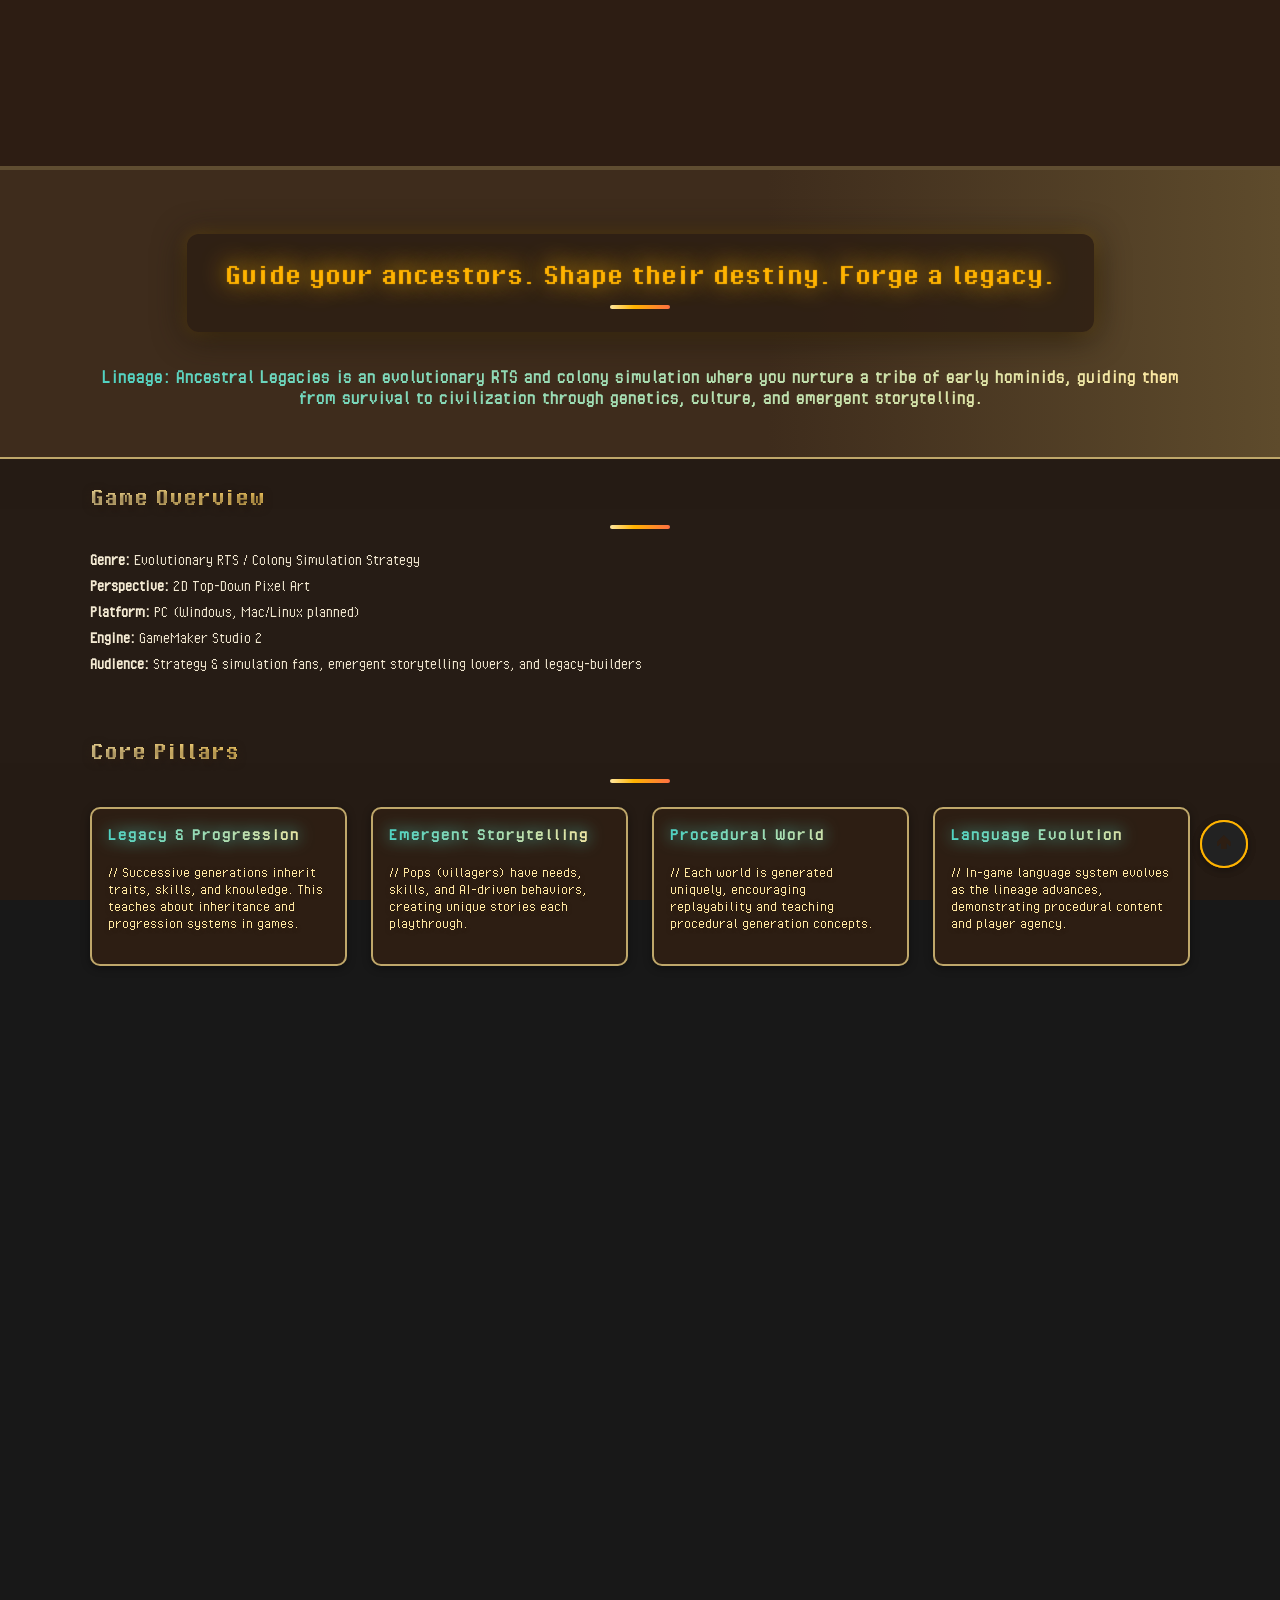
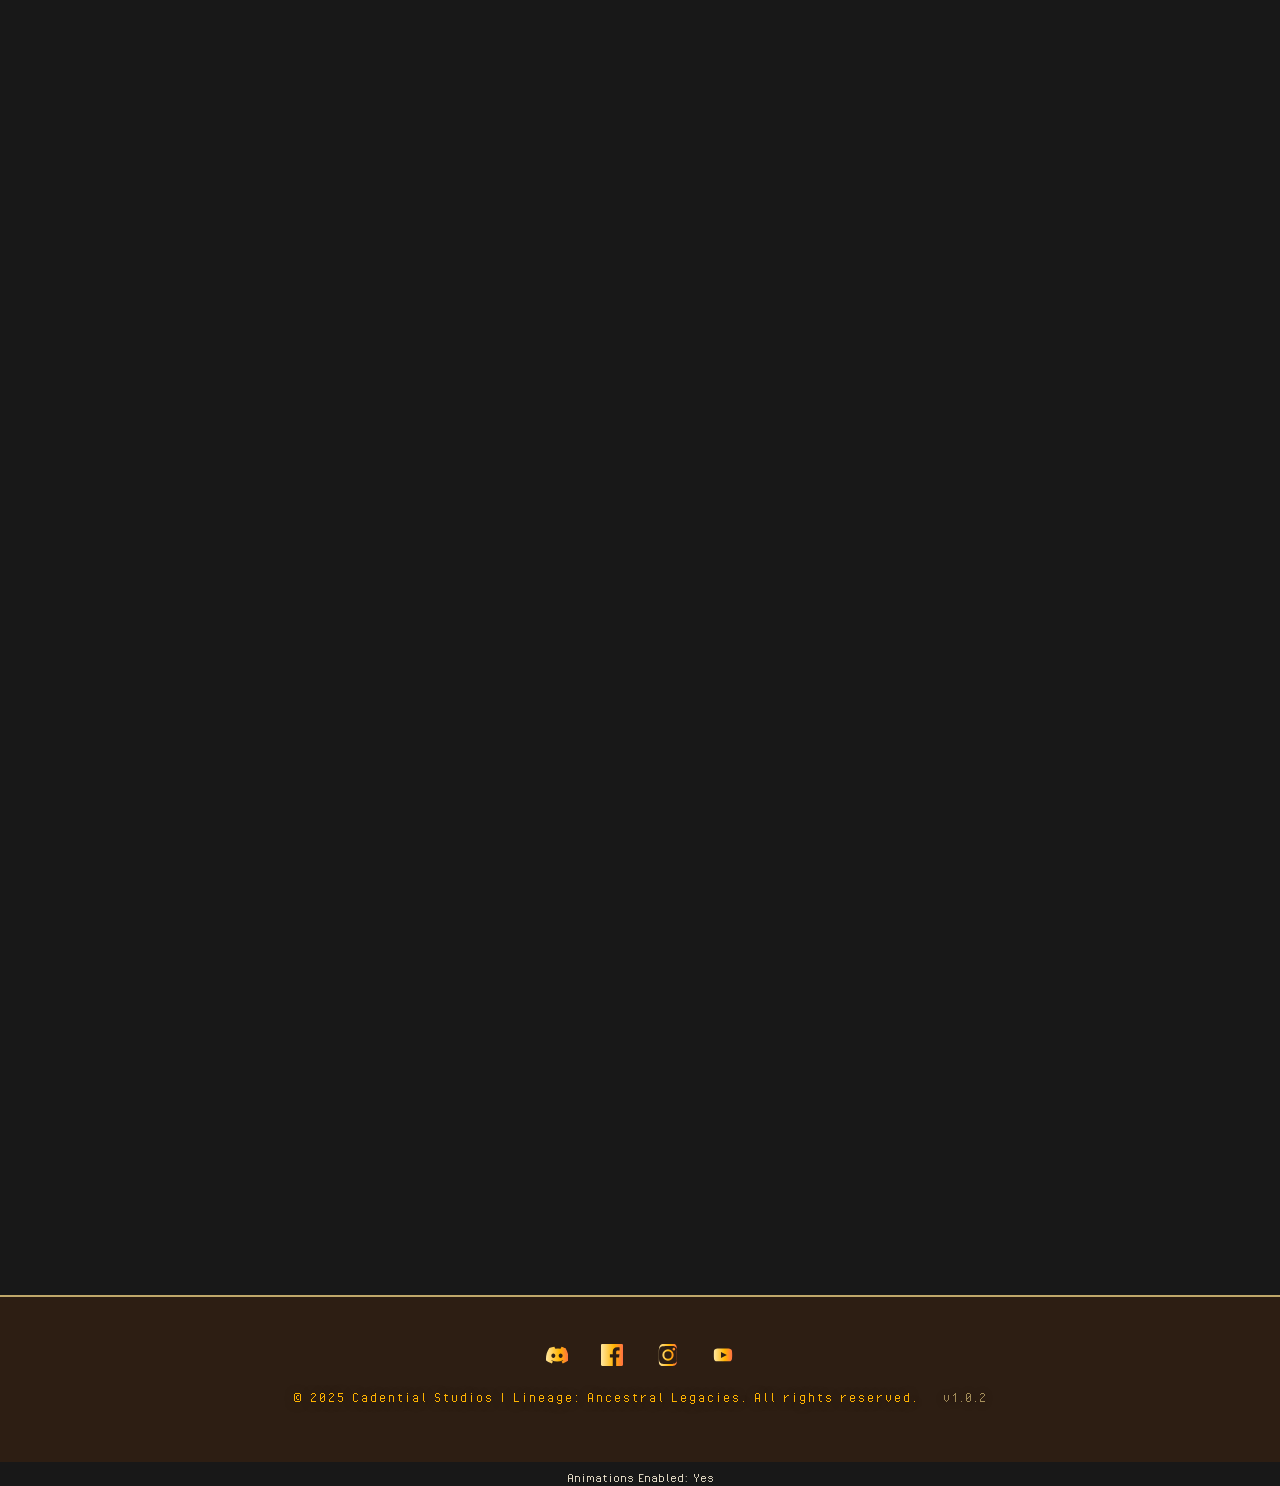
<file: index.html>
<!DOCTYPE html>
<html lang="en">
<head>
    <meta charset="UTF-8">
    <meta name="viewport" content="width=device-width, initial-scale=1.0">
    <title>Lineage: Ancestral Legacies</title>
    <link rel="icon" type="image/x-icon" href="icon.ico">
    <link rel="stylesheet" href="style.css">
    <!-- All fonts are now loaded from the local fonts folder only. Removed Google Fonts. -->
    <!--
      @font-face rules in style.css load PixelOperator, PixelOperator-Bold, PixelOperatorMono, and PixelOperatorMono-Bold from /fonts/.
      No external fonts are used for consistency and offline support.
    -->
</head>
<body>
    <header></header>

    <main>
        <section id="hero">
            <div class="container">
                <h2>Guide your ancestors. Shape their destiny. Forge a legacy.</h2>
                <p class="elevator-pitch">Lineage: Ancestral Legacies is an evolutionary RTS and colony simulation where you nurture a tribe of early hominids, guiding them from survival to civilization through genetics, culture, and emergent storytelling.</p>
            </div>
        </section>
        <section id="overview">
            <div class="container">
                <h2>Game Overview</h2>
                <ul class="game-info">
                    <li><strong>Genre:</strong> Evolutionary RTS / Colony Simulation Strategy</li>
                    <li><strong>Perspective:</strong> 2D Top-Down Pixel Art</li>
                    <li><strong>Platform:</strong> PC (Windows, Mac/Linux planned)</li>
                    <li><strong>Engine:</strong> GameMaker Studio 2</li>
                    <li><strong>Audience:</strong> Strategy & simulation fans, emergent storytelling lovers, and legacy-builders</li>
                </ul>
            </div>
        </section>
        <section id="pillars">
            <div class="container">
                <h2>Core Pillars</h2>
                <div class="pillars">
                    <div class="pillar">
                        <h3>Legacy & Progression</h3>
                        <p>// Successive generations inherit traits, skills, and knowledge. This teaches about inheritance and progression systems in games.</p>
                    </div>
                    <div class="pillar">
                        <h3>Emergent Storytelling</h3>
                        <p>// Pops (villagers) have needs, skills, and AI-driven behaviors, creating unique stories each playthrough.</p>
                    </div>
                    <div class="pillar">
                        <h3>Procedural World</h3>
                        <p>// Each world is generated uniquely, encouraging replayability and teaching procedural generation concepts.</p>
                    </div>
                    <div class="pillar">
                        <h3>Language Evolution</h3>
                        <p>// In-game language system evolves as the lineage advances, demonstrating procedural content and player agency.</p>
                    </div>
                </div>
            </div>
        </section>
        <section id="features-summary">
            <div class="container">
                <h2>Key Features</h2>
                <ul class="features-list">
                    <li><strong>Procedural World Generation:</strong> // Generates a unique world each playthrough for replayability.</li>
                    <li><strong>Dynamic Pop System:</strong> // Pops (villagers) have needs, skills, and AI-driven behaviors.</li>
                    <li><strong>Resource Management:</strong> // Players gather, store, and use resources to grow their lineage.</li>
                    <li><strong>Legacy Progression:</strong> // Successive generations inherit traits and skills, teaching about inheritance in games.</li>
                    <li><strong>Language Evolution:</strong> // In-game language system evolves as the lineage advances.</li>
                    <li><strong>Event System:</strong> // Random and scripted events challenge the player and add variety.</li>
                </ul>
            </div>
        </section>
        <section id="gameplay-summary">
            <div class="container">
                <h2>Gameplay Loop</h2>
                <ul class="game-info">
                    <li><strong>Core Loop:</strong> // Gather, build, survive, and progress your lineage.</li>
                    <li><strong>AI Pops:</strong> // Pops act autonomously, teaching about AI in games.</li>
                    <li><strong>Building System:</strong> // Players place and upgrade structures for their tribe.</li>
                    <li><strong>Seasons & Events:</strong> // Dynamic world events affect strategy and planning.</li>
                    <li><strong>Exploration:</strong> // Discover new biomes and resources, encouraging curiosity.</li>
                </ul>
            </div>
        </section>
        <section id="progression-summary">
            <div class="container">
                <h2>Progression</h2>
                <ul class="progression-list">
                    <li><strong>Generational Legacy:</strong> // Each generation inherits traits, skills, and knowledge.</li>
                    <li><strong>Skill Trees:</strong> // Unlock new abilities and technologies over time.</li>
                    <li><strong>Milestones:</strong> // Achieve goals to advance your lineage and unlock rewards.</li>
                    <li><strong>Difficulty Scaling:</strong> // The game becomes more challenging as you progress, teaching about balancing.</li>
                </ul>
            </div>
        </section>
        <section id="language-summary">
            <div class="container">
                <h2>Language System</h2>
                <div id="language-demo">
                    <h3>Proto-Language System</h3>
                    <ul id="proto-words-list">
                        <li><strong>Word Creation:</strong> // Pops invent words for new concepts, showing procedural content generation.</li>
                        <li><strong>Language Spread:</strong> // Words spread through the population, simulating real-world language evolution.</li>
                        <li><strong>Player Influence:</strong> // Players can influence language by naming things, teaching about player agency.</li>
                    </ul>
                </div>
            </div>
        </section>
        <section id="roadmap-summary">
            <div class="container">
                <h2>Roadmap</h2>
                <ul class="roadmap-list">
                    <li><strong>Alpha Release:</strong> // Core systems implemented, feedback phase begins.</li>
                    <li><strong>Beta Release:</strong> // More features, polish, and bug fixes.</li>
                    <li><strong>Full Release:</strong> // Complete game with all planned content and systems.</li>
                    <li><strong>Post-Launch:</strong> // Ongoing updates, community-driven features, and support.</li>
                </ul>
            </div>
        </section>
        <section id="contact-summary">
            <div class="container">
                <h2>Contact</h2>
                <form class="contact-form" method="POST" enctype="multipart/form-data" autocomplete="on">
                    <!-- The action is now handled by JS for AJAX submission. -->
                    <label for="name">Name</label>
                    <input type="text" id="name" name="name" required>
                    <label for="email">Email</label>
                    <input type="email" id="email" name="email" required>
                    <label for="message">Message</label>
                    <textarea id="message" name="message" rows="5" required></textarea>
                    <button type="submit">Send</button>
                </form>
                <!-- Thank you message will be injected here by JS -->
            </div>
        </section>
    </main>
    <!--
        The main page now shows a summary of all sections for easy overview and navigation.
        Each section is commented for learning, and links to full details are in the nav bar.
    -->
    <footer>
        <div class="container">
            <div class="social-row">
                <a href="https://discord.gg/" class="social-btn" title="Discord" target="_blank" rel="noopener">
                    <svg viewBox="0 0 24 24" class="social-icon"><defs><linearGradient id="grad1" x1="0%" y1="0%" x2="100%" y2="0%"><stop offset="0%" stop-color="#ffe7a0"/><stop offset="60%" stop-color="#ffb300"/><stop offset="100%" stop-color="#ff7043"/></linearGradient></defs><path fill="url(#grad1)" d="M20.317 4.369A19.791 19.791 0 0 0 16.885 3.1a.074.074 0 0 0-.079.037c-.34.607-.719 1.396-.984 2.013a18.524 18.524 0 0 0-5.59 0 12.51 12.51 0 0 0-.995-2.013.077.077 0 0 0-.079-.037A19.736 19.736 0 0 0 3.677 4.369a.069.069 0 0 0-.032.027C.533 9.09-.32 13.579.099 18.021a.082.082 0 0 0 .031.056c2.104 1.548 4.13 2.489 6.122 3.115a.077.077 0 0 0 .084-.027c.472-.65.893-1.34 1.248-2.066a.076.076 0 0 0-.041-.104c-.671-.253-1.31-.558-1.927-.892a.077.077 0 0 1-.008-.128c.13-.098.26-.2.384-.304a.074.074 0 0 1 .077-.01c4.053 1.852 8.428 1.852 12.444 0a.075.075 0 0 1 .078.009c.124.104.254.206.384.304a.077.077 0 0 1-.006.128 12.298 12.298 0 0 1-1.928.892.076.076 0 0 0-.04.105c.36.726.78 1.416 1.247 2.066a.076.076 0 0 0 .084.028c1.993-.626 4.019-1.567 6.123-3.115a.077.077 0 0 0 .03-.055c.5-5.177-.838-9.637-3.285-13.625a.061.061 0 0 0-.03-.028zM8.02 15.331c-1.183 0-2.157-1.085-2.157-2.419 0-1.333.955-2.418 2.157-2.418 1.21 0 2.175 1.094 2.157 2.418 0 1.334-.955 2.419-2.157 2.419zm7.974 0c-1.183 0-2.157-1.085-2.157-2.419 0-1.333.955-2.418 2.157-2.418 1.21 0 2.175 1.094 2.157 2.418 0 1.334-.947 2.419-2.157 2.419z"/></svg>
                </a>
                <a href="https://facebook.com/" class="social-btn" title="Facebook" target="_blank" rel="noopener">
                    <svg viewBox="0 0 24 24" class="social-icon"><defs><linearGradient id="gradfb" x1="0%" y1="0%" x2="100%" y2="0%"><stop offset="0%" stop-color="#ffe7a0"/><stop offset="60%" stop-color="#ffb300"/><stop offset="100%" stop-color="#ff7043"/></linearGradient></defs><path fill="url(#gradfb)" d="M22.675 0h-21.35C.595 0 0 .592 0 1.326v21.348C0 23.408.595 24 1.325 24h11.495v-9.294H9.692v-3.622h3.128V8.413c0-3.1 1.893-4.788 4.659-4.788 1.325 0 2.463.099 2.797.143v3.24l-1.918.001c-1.504 0-1.797.715-1.797 1.763v2.313h3.587l-.467 3.622h-3.12V24h6.116C23.406 24 24 23.408 24 22.674V1.326C24 .592 23.406 0 22.675 0"/></svg>
                </a>
                <a href="https://instagram.com/" class="social-btn" title="Instagram" target="_blank" rel="noopener">
                    <svg viewBox="0 0 24 24" class="social-icon"><defs><linearGradient id="gradig" x1="0%" y1="0%" x2="100%" y2="0%"><stop offset="0%" stop-color="#ffe7a0"/><stop offset="60%" stop-color="#ffb300"/><stop offset="100%" stop-color="#ff7043"/></linearGradient></defs><path fill="url(#gradig)" d="M12 2.163c3.204 0 3.584.012 4.85.07 1.366.062 2.633.334 3.608 1.308.974.974 1.246 2.242 1.308 3.608.058 1.266.069 1.646.069 4.85s-.012 3.584-.07 4.85c-.062 1.366-.334 2.633-1.308 3.608-.974.974-2.242 1.246-3.608 1.308-1.266.058-1.646.069-4.85.069s-3.584-.012-4.85-.07c-1.366-.062-2.633-.334-3.608-1.308-.974-.974-1.246-2.242-1.308-3.608C2.175 15.647 2.163 15.267 2.163 12s.012-3.584.07-4.85c.058-1.366.291-2.394 1.271-3.374.98-.98 2.092-1.213 3.374-1.271C8.416 2.175 8.796 2.163 12 2.163zm0-2.163C8.741 0 8.332.014 7.052.072 5.771.13 4.659.363 3.678 1.344c-.98.98-1.213 2.092-1.271 3.374C2.014 5.741 2 6.151 2 12c0 5.849.014 6.259.072 7.539.058 1.282.291 2.394 1.271 3.374.98.98 2.092 1.213 3.374 1.271C8.259 23.986 8.669 24 12 24s3.741-.014 4.921-.072c1.282-.058 2.394-.291 3.374-1.271.98-.98 1.213-2.092 1.271-3.374.058-1.28.072-1.69.072-7.539 0-5.849-.014-6.259-.072-7.539-.058-1.282-.291-2.394-1.271-3.374-.98-.98-2.092-1.213-3.374-1.271C15.259.014 14.849 0 12 0zm0 5.838a6.162 6.162 0 1 0 0 12.324 6.162 6.162 0 0 0 0-12.324zm0 10.162a3.999 3.999 0 1 1 0-7.998 3.999 3.999 0 0 1 0 7.998zm6.406-11.845a1.44 1.44 0 1 0 0 2.88 1.44 1.44 0 0 0 0-2.88z"/></svg>
                </a>
                <a href="https://youtube.com/" class="social-btn" title="YouTube" target="_blank" rel="noopener">
                    <svg viewBox="0 0 24 24" class="social-icon"><defs><linearGradient id="grad3" x1="0%" y1="0%" x2="100%" y2="0%"><stop offset="0%" stop-color="#ffe7a0"/><stop offset="60%" stop-color="#ffb300"/><stop offset="100%" stop-color="#ff7043"/></linearGradient></defs><path fill="url(#grad3)" d="M21.8 8.001s-.2-1.4-.8-2c-.7-.8-1.5-.8-1.9-.9C16.1 5 12 5 12 5h-.1s-4.1 0-7.1.1c-.4 0-1.2.1-1.9.9-.6.6-.8 2-.8 2S2 9.6 2 11.2v1.6c0 1.6.2 3.2.2 3.2s.2 1.4.8 2c.7.8 1.7.8 2.1.9 1.5.1 6.9.1 6.9.1s4.1 0 7.1-.1c.4 0 1.2-.1 1.9-.9.6-.6.8-2 .8-2s.2-1.6.2-3.2v-1.6c0-1.6-.2-3.2-.2-3.2zM9.8 15.3V8.7l6.4 3.3-6.4 3.3z"/></svg>
                </a>
            </div>
            <p>&copy; 2025 Cadential Studios | Lineage: Ancestral Legacies. All rights reserved. <span id="site-version" class="site-version"></span></p>
        </div>
    </footer>
    <button id="back-to-top" title="Back to top" aria-label="Back to top">
        <span class="back-to-top-arrow">&#8593;</span>
    </button>
    <script src="script.js"></script>
    <script>
    // Redirect subdomains to their respective pages for clean subdomain navigation
    // This allows features.lineagegame.com to go directly to features.html, etc.
    const subdomainMap = {
        'features': 'features.html',
        'gameplay': 'gameplay.html',
        'progression': 'progression.html',
        'language': 'language.html',
        'roadmap': 'roadmap.html'
    };
    const hostParts = window.location.hostname.split('.');
    // Only redirect if on a subdomain (not www or root)
    if (hostParts.length > 2) {
        const sub = hostParts[0].toLowerCase();
        if (subdomainMap[sub]) {
            // Use relative path for GitHub Pages compatibility
            window.location.href = '/' + subdomainMap[sub];
        }
    }

    // Inject version number and animationsEnabled from site-variables.json into the footer
    fetch('site-variables.json')
        .then(response => response.json())
        .then(data => {
            const version = data.websiteVersion;
            document.getElementById('site-version').innerText = `v${version}`;
            // Show animationsEnabled status at the bottom of the page
            let animStatus = document.getElementById('animations-status');
            if (!animStatus) {
                animStatus = document.createElement('div');
                animStatus.id = 'animations-status';
                animStatus.style.textAlign = 'center';
                animStatus.style.fontSize = '0.9em';
                animStatus.style.margin = '8px 0 0 0';
                document.body.appendChild(animStatus);
            }
            animStatus.innerText = `Animations Enabled: ${data.animationsEnabled ? 'Yes' : 'No'}`;
        })
        .catch(error => {
            console.error('Error loading site variables:', error);
            document.getElementById('site-version').innerText = '';
        });
    </script>
</body>
</html>
</file>
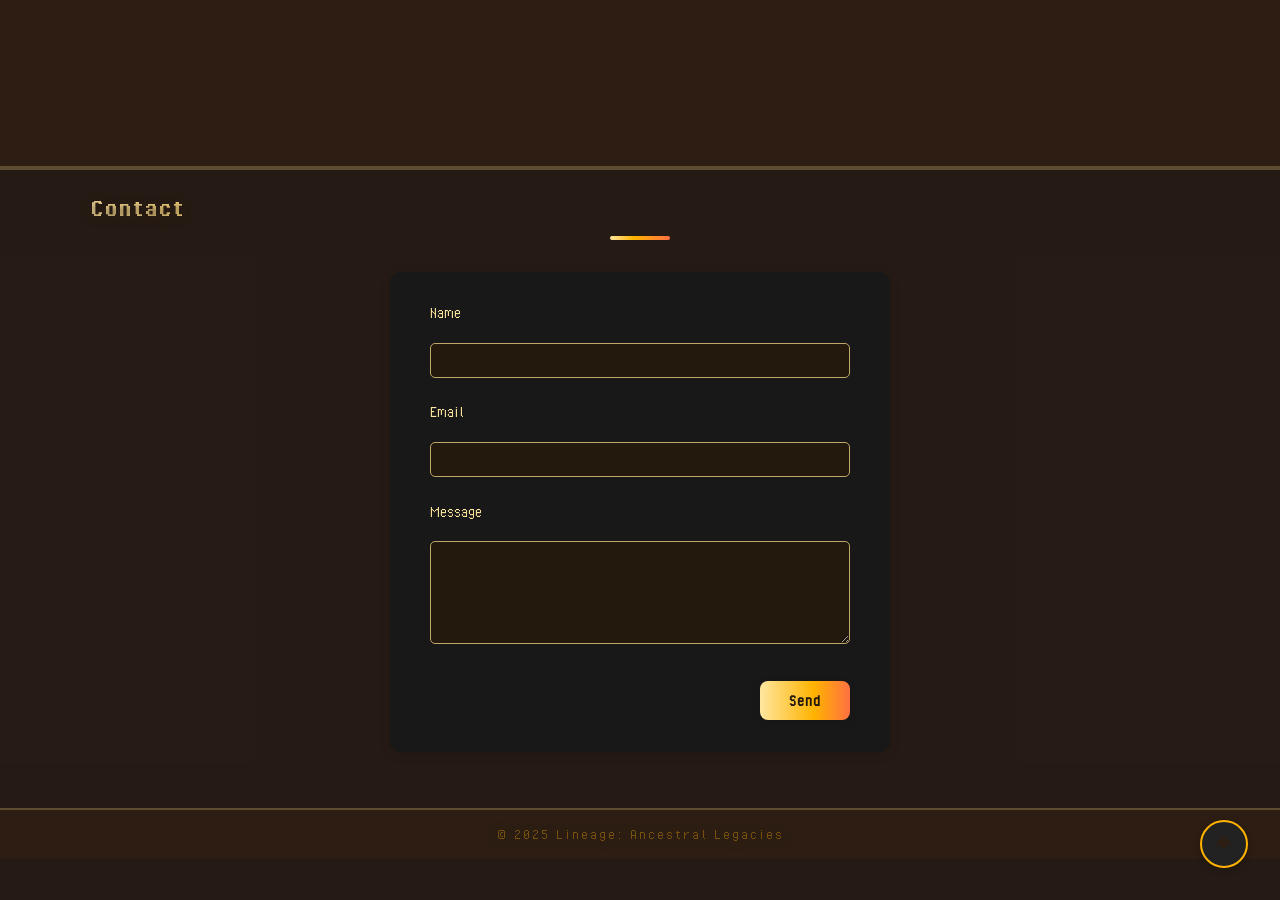
<file: contact.html>
<!-- Contact Section Page
     This file is contact.html in the site root for direct navigation and subdomain compatibility. -->
<!DOCTYPE html>
<html lang="en">
<head>
  <meta charset="UTF-8">
  <meta name="viewport" content="width=device-width, initial-scale=1.0">
  <title>Lineage - Contact</title>
  <link rel="stylesheet" href="style.css">
  <script defer src="script.js"></script>
</head>
<body>
  <header></header>
  <main class="container">
    <section>
      <h2>Contact</h2>
      <!-- Contact form with educational comments for learners -->
      <form class="contact-form" action="mailto:scottyvenable@gmail.com" method="POST" enctype="text/plain">
        <!-- Using mailto: for simple email sending; for production, a backend is recommended. -->
        <label for="name">Name</label>
        <input type="text" id="name" name="name" required>
        <label for="email">Email</label>
        <input type="email" id="email" name="email" required>
        <label for="message">Message</label>
        <textarea id="message" name="message" rows="5" required></textarea>
        <button type="submit">Send</button>
      </form>
    </section>
  </main>
  <footer>
    &copy; 2025 Lineage: Ancestral Legacies
  </footer>
</body>
</html>
</file>
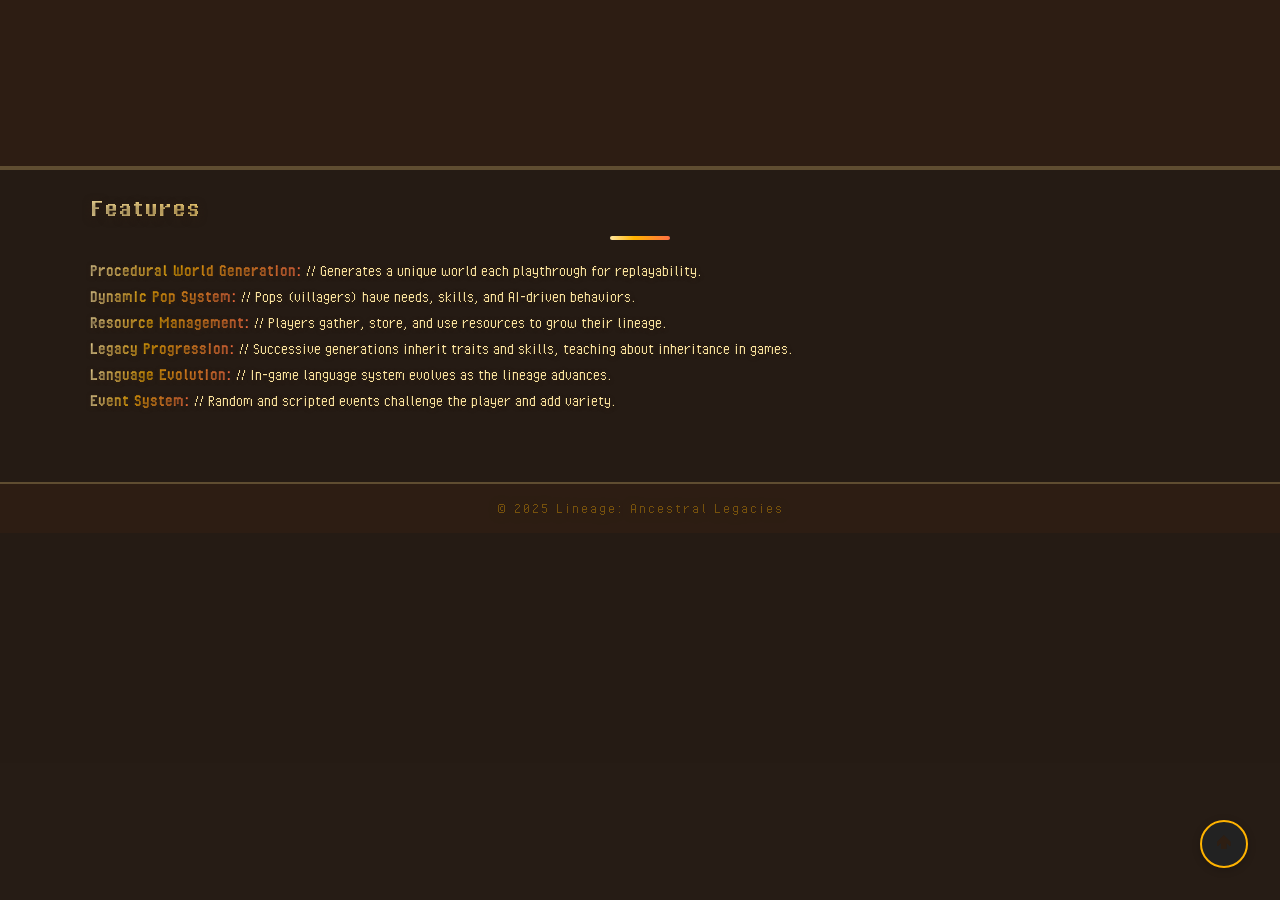
<file: features.html>
<!-- Features Section Page
     This file is features.html in the site root for direct navigation and subdomain compatibility. -->
<!DOCTYPE html>
<html lang="en">
<head>
  <meta charset="UTF-8">
  <meta name="viewport" content="width=device-width, initial-scale=1.0">
  <title>Lineage - Features</title>
  <link rel="stylesheet" href="style.css">
  <script defer src="script.js"></script>
</head>
<body>
  <header></header>
  <main class="container">
    <section>
      <h2>Features</h2>
      <!-- GDD-based content with educational comments for learners -->
      <ul class="features-list">
        <li><strong>Procedural World Generation:</strong> // Generates a unique world each playthrough for replayability.</li>
        <li><strong>Dynamic Pop System:</strong> // Pops (villagers) have needs, skills, and AI-driven behaviors.</li>
        <li><strong>Resource Management:</strong> // Players gather, store, and use resources to grow their lineage.</li>
        <li><strong>Legacy Progression:</strong> // Successive generations inherit traits and skills, teaching about inheritance in games.</li>
        <li><strong>Language Evolution:</strong> // In-game language system evolves as the lineage advances.</li>
        <li><strong>Event System:</strong> // Random and scripted events challenge the player and add variety.</li>
      </ul>
    </section>
  </main>
  <footer>
    &copy; 2025 Lineage: Ancestral Legacies
  </footer>
</body>
</html>
</file>
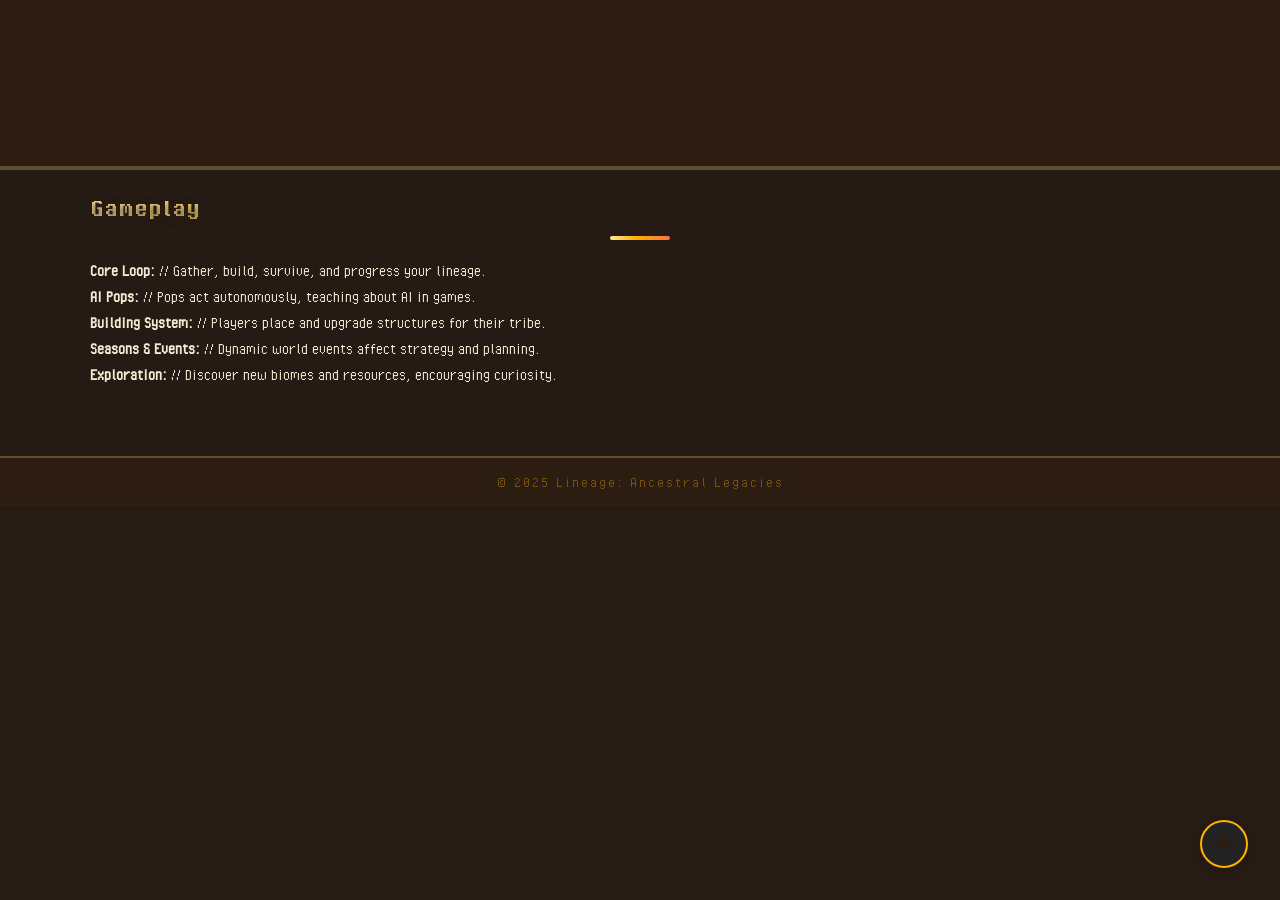
<file: gameplay.html>
<!-- Gameplay Section Page
     This file is gameplay.html in the site root for direct navigation and subdomain compatibility. -->
<!DOCTYPE html>
<html lang="en">
<head>
  <meta charset="UTF-8">
  <meta name="viewport" content="width=device-width, initial-scale=1.0">
  <title>Lineage - Gameplay</title>
  <link rel="stylesheet" href="style.css">
  <script defer src="script.js"></script>
</head>
<body>
  <header></header>
  <main class="container">
    <section>
      <h2>Gameplay</h2>
      <!-- GDD-based content with educational comments for learners -->
      <ul class="game-info">
        <li><strong>Core Loop:</strong> // Gather, build, survive, and progress your lineage.</li>
        <li><strong>AI Pops:</strong> // Pops act autonomously, teaching about AI in games.</li>
        <li><strong>Building System:</strong> // Players place and upgrade structures for their tribe.</li>
        <li><strong>Seasons & Events:</strong> // Dynamic world events affect strategy and planning.</li>
        <li><strong>Exploration:</strong> // Discover new biomes and resources, encouraging curiosity.</li>
      </ul>
    </section>
  </main>
  <footer>
    &copy; 2025 Lineage: Ancestral Legacies
  </footer>
</body>
</html>
</file>
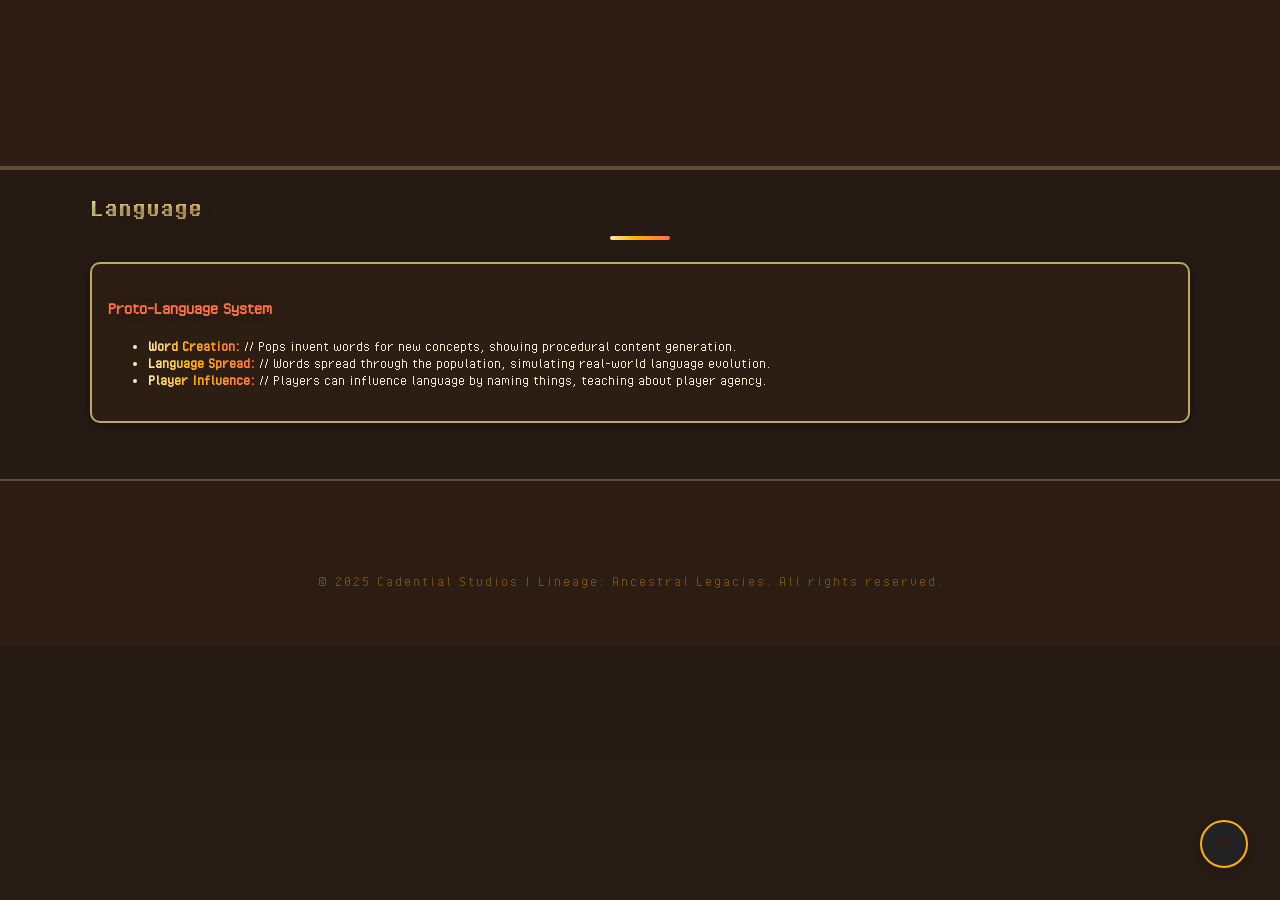
<file: language.html>
<!-- Language Section Page
     This file is language.html in the site root for direct navigation and subdomain compatibility. -->
<!DOCTYPE html>
<html lang="en">
<head>
  <meta charset="UTF-8">
  <meta name="viewport" content="width=device-width, initial-scale=1.0">
  <title>Lineage - Language</title>
  <link rel="stylesheet" href="style.css">
  <script defer src="script.js"></script>
</head>
<body>
  <header></header>
  <main class="container">
    <section>
      <h2>Language</h2>
      <!-- GDD-based content with educational comments for learners -->
      <div id="language-demo">
        <h3>Proto-Language System</h3>
        <ul id="proto-words-list">
          <li><strong>Word Creation:</strong> // Pops invent words for new concepts, showing procedural content generation.</li>
          <li><strong>Language Spread:</strong> // Words spread through the population, simulating real-world language evolution.</li>
          <li><strong>Player Influence:</strong> // Players can influence language by naming things, teaching about player agency.</li>
        </ul>
      </div>
    </section>
  </main>
  <footer>
    <div class="container">
        <div class="social-row">
            <a href="https://discord.gg/" class="social-btn" title="Discord" target="_blank" rel="noopener">
                <!-- Discord SVG icon here -->
            </a>
            <a href="https://facebook.com/" class="social-btn" title="Facebook" target="_blank" rel="noopener">
                <!-- Facebook SVG icon here -->
            </a>
            <a href="https://instagram.com/" class="social-btn" title="Instagram" target="_blank" rel="noopener">
                <!-- Instagram SVG icon here -->
            </a>
            <a href="https://youtube.com/" class="social-btn" title="YouTube" target="_blank" rel="noopener">
                <!-- YouTube SVG icon here -->
            </a>
        </div>
        <p>&copy; 2025 Cadential Studios | Lineage: Ancestral Legacies. All rights reserved. <span id="site-version" class="site-version"></span></p>
    </div>
</footer>
</body>
</html>
</file>
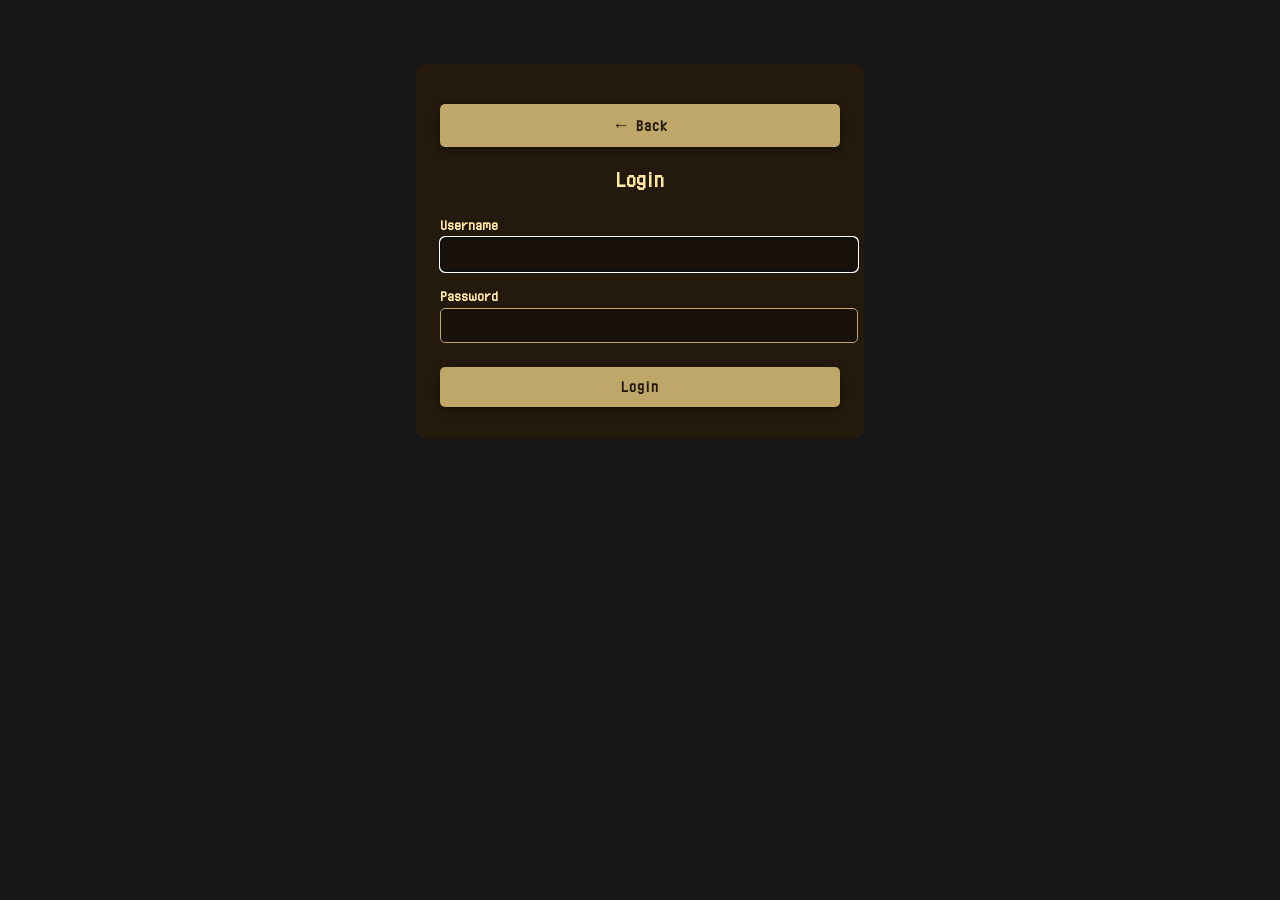
<file: login.html>
<!-- Universal Login Page for Lineage: Ancestral Legacies
     This page allows both admin and regular users to log in.
     Demo credentials:
     Admin: Scotty2Hotty999 / SVen!8019
     User: Player / letmein
     For real projects, use a backend and secure authentication! -->
<!DOCTYPE html>
<html lang="en">
<head>
  <meta charset="UTF-8">
  <meta name="viewport" content="width=device-width, initial-scale=1.0">
  <title>Login - Lineage</title>
  <link rel="stylesheet" href="style.css">
  <style>
    .login-container {
      max-width: 400px;
      margin: 4rem auto;
      background: #23190c;
      border-radius: 10px;
      box-shadow: 0 2px 12px rgba(0,0,0,0.15);
      padding: 2rem 1.5rem;
      color: #ffe7a0;
      font-family: 'PixelOperator', Arial, sans-serif;
    }
    .login-container h2 {
      text-align: center;
      margin-bottom: 1.5rem;
    }
    .login-container label {
      font-weight: bold;
      margin-bottom: 0.2rem;
      display: block;
    }
    .login-container input[type="text"],
    .login-container input[type="password"] {
      width: 100%;
      padding: 0.5rem;
      margin-bottom: 1rem;
      border-radius: 5px;
      border: 1px solid #bfa76a;
      background: #18120a;
      color: #ffe7a0;
      font-family: 'PixelOperator', Arial, sans-serif;
      font-size: 1rem;
    }
    .login-container button {
      width: 100%;
      padding: 0.7rem;
      background: #bfa76a;
      color: #23190c;
      border: none;
      border-radius: 5px;
      font-size: 1.1rem;
      font-weight: bold;
      cursor: pointer;
      margin-top: 0.5rem;
      transition: background 0.2s, color 0.2s;
    }
    .login-container button:hover {
      background: #ffb300;
      color: #23190c;
    }
    .login-container .error {
      color: #ff7043;
      margin-bottom: 1rem;
      text-align: center;
    }
  </style>
</head>
<body>
  <div class="login-container">
    <button id="back-btn" class="btn btn-back" type="button" style="margin-bottom:1.2rem;float:right;">&larr; Back</button>
    <h2>Login</h2>
    <form id="login-form" autocomplete="off">
      <label for="login-username">Username</label>
      <input type="text" id="login-username" name="username" required autofocus>
      <label for="login-password">Password</label>
      <input type="password" id="login-password" name="password" required>
      <button type="submit">Login</button>
      <div class="error" id="login-error" style="display:none;"></div>
    </form>
  </div>
  <script>
    // Universal login for demo/learning only!
    // In production, always use a backend and secure authentication.
    const loginForm = document.getElementById('login-form');
    const errorDiv = document.getElementById('login-error');
    // Back button returns to main page
    document.getElementById('back-btn').onclick = () => window.location.href = 'index.html';
    loginForm.addEventListener('submit', async function(e) {
      e.preventDefault();
      const username = document.getElementById('login-username').value;
      const password = document.getElementById('login-password').value;
      // --- Educational: In a real app, fetch users from a backend or JSON file ---
      // For demo, fetch users.json and check credentials client-side (not secure, but good for learning)
      try {
        // Fallback: If fetch fails (e.g. on GitHub Pages), use hardcoded users
        let users;
        try {
          const response = await fetch('data/users.json');
          if (!response.ok) throw new Error('Could not load user database.');
          users = await response.json();
        } catch (fetchErr) {
          // Fallback to hardcoded users for static hosting (like GitHub Pages)
          users = [
            { username: 'Scotty2Hotty999', password: 'SVen!8019', role: 'admin', displayName: 'Scotty2Hotty999', email: '' },
            { username: 'Player', password: 'letmein', role: 'user', displayName: 'Player', email: '' }
          ];
        }
        // Find user with matching username and password
        const user = users.find(u => u.username === username && u.password === password);
        if (user) {
          sessionStorage.setItem('loggedIn', 'true');
          sessionStorage.setItem('username', user.username);
          sessionStorage.setItem('role', user.role);
          if (user.displayName) sessionStorage.setItem('displayName', user.displayName);
          if (user.email) sessionStorage.setItem('email', user.email);
          window.location.href = 'index.html';
        } else {
          errorDiv.textContent = 'Invalid username or password.';
          errorDiv.style.display = 'block';
        }
      } catch (err) {
        errorDiv.textContent = 'Login error: ' + err.message;
        errorDiv.style.display = 'block';
      }
    });
  </script>
</body>
</html>
</file>
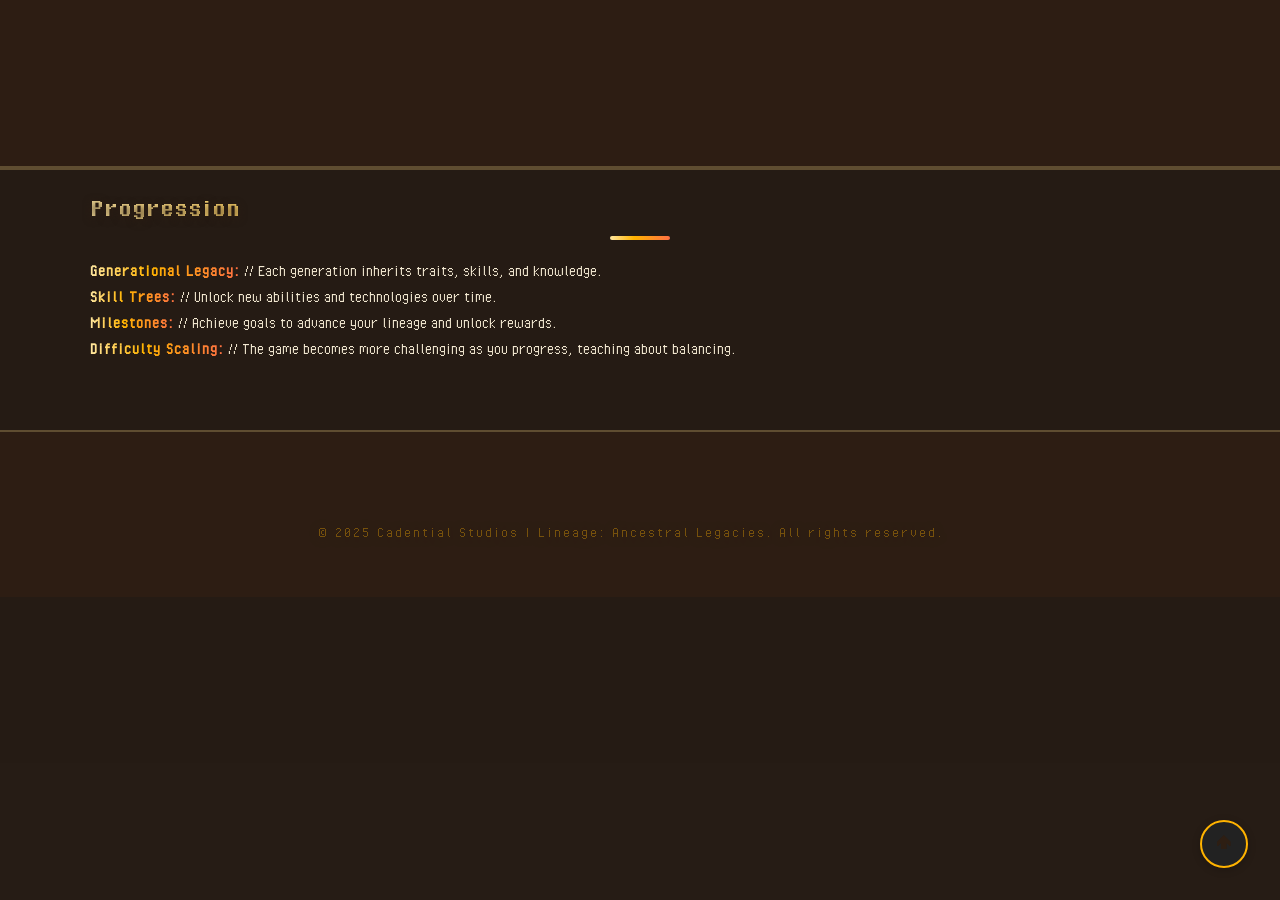
<file: progression.html>
<!-- Progression Section Page
     This file is progression.html in the site root for direct navigation and subdomain compatibility. -->
<!DOCTYPE html>
<html lang="en">
<head>
  <meta charset="UTF-8">
  <meta name="viewport" content="width=device-width, initial-scale=1.0">
  <title>Lineage - Progression</title>
  <link rel="stylesheet" href="style.css">
  <script defer src="script.js"></script>
</head>
<body>
  <header></header>
  <main class="container">
    <section>
      <h2>Progression</h2>
      <!-- GDD-based content with educational comments for learners -->
      <ul class="progression-list">
        <li><strong>Generational Legacy:</strong> // Each generation inherits traits, skills, and knowledge.</li>
        <li><strong>Skill Trees:</strong> // Unlock new abilities and technologies over time.</li>
        <li><strong>Milestones:</strong> // Achieve goals to advance your lineage and unlock rewards.</li>
        <li><strong>Difficulty Scaling:</strong> // The game becomes more challenging as you progress, teaching about balancing.</li>
      </ul>
    </section>
  </main>
  <footer>
    <div class="container">
        <div class="social-row">
            <a href="https://discord.gg/" class="social-btn" title="Discord" target="_blank" rel="noopener">
                <!-- Discord SVG icon here -->
            </a>
            <a href="https://facebook.com/" class="social-btn" title="Facebook" target="_blank" rel="noopener">
                <!-- Facebook SVG icon here -->
            </a>
            <a href="https://instagram.com/" class="social-btn" title="Instagram" target="_blank" rel="noopener">
                <!-- Instagram SVG icon here -->
            </a>
            <a href="https://youtube.com/" class="social-btn" title="YouTube" target="_blank" rel="noopener">
                <!-- YouTube SVG icon here -->
            </a>
        </div>
        <p>&copy; 2025 Cadential Studios | Lineage: Ancestral Legacies. All rights reserved. <span id="site-version" class="site-version"></span></p>
    </div>
</footer>
</body>
</html>
</file>
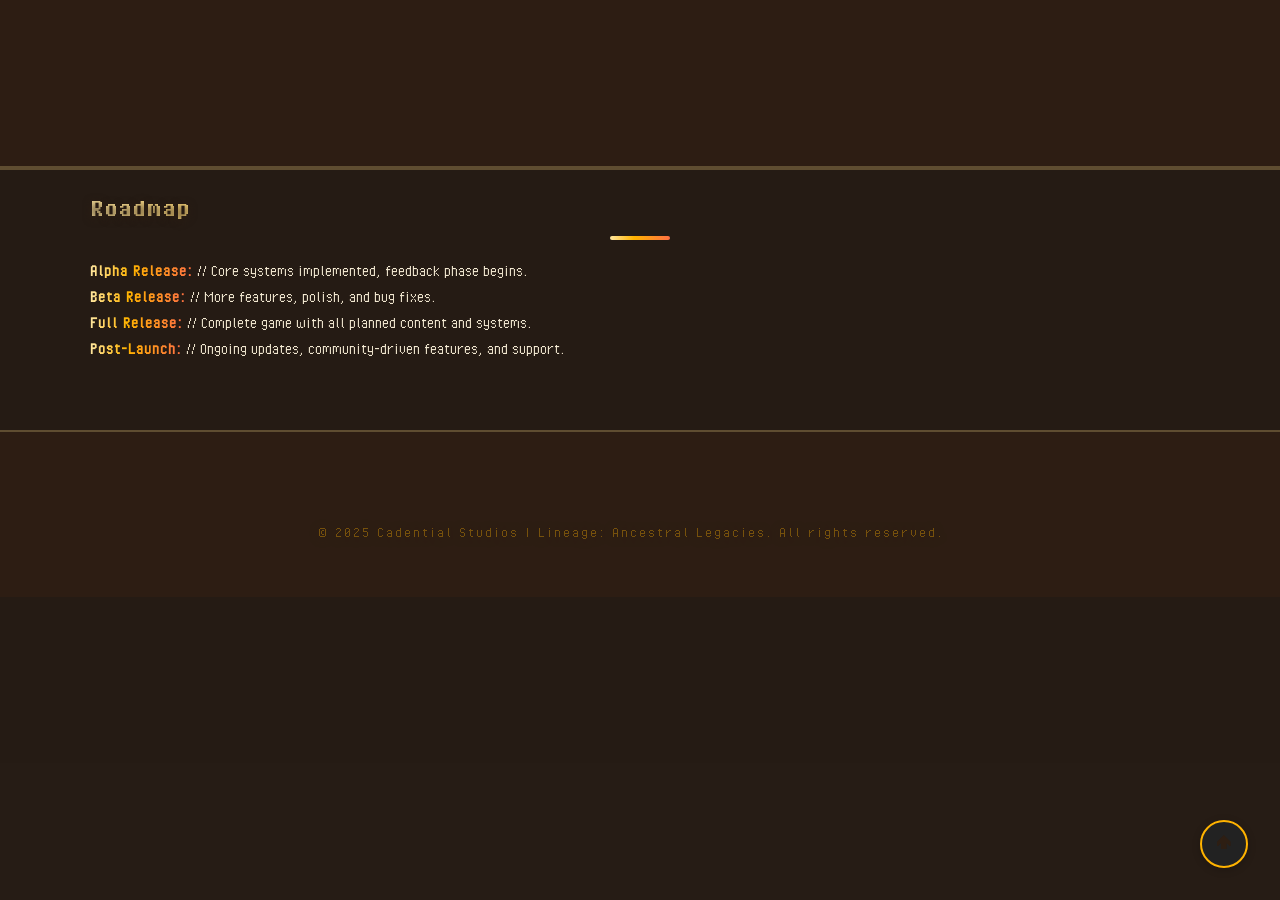
<file: roadmap.html>
<!-- Roadmap Section Page
     This file is roadmap.html in the site root for direct navigation and subdomain compatibility. -->
<!DOCTYPE html>
<html lang="en">
<head>
  <meta charset="UTF-8">
  <meta name="viewport" content="width=device-width, initial-scale=1.0">
  <title>Lineage - Roadmap</title>
  <link rel="stylesheet" href="style.css">
  <script defer src="script.js"></script>
</head>
<body>
  <header></header>
  <main class="container">
    <section>
      <h2>Roadmap</h2>
      <!-- GDD-based content with educational comments for learners -->
      <ul class="roadmap-list">
        <li><strong>Alpha Release:</strong> // Core systems implemented, feedback phase begins.</li>
        <li><strong>Beta Release:</strong> // More features, polish, and bug fixes.</li>
        <li><strong>Full Release:</strong> // Complete game with all planned content and systems.</li>
        <li><strong>Post-Launch:</strong> // Ongoing updates, community-driven features, and support.</li>
      </ul>
    </section>
  </main>
  <footer>
    <div class="container">
        <div class="social-row">
            <a href="https://discord.gg/" class="social-btn" title="Discord" target="_blank" rel="noopener">
                <!-- Discord SVG icon here -->
            </a>
            <a href="https://facebook.com/" class="social-btn" title="Facebook" target="_blank" rel="noopener">
                <!-- Facebook SVG icon here -->
            </a>
            <a href="https://instagram.com/" class="social-btn" title="Instagram" target="_blank" rel="noopener">
                <!-- Instagram SVG icon here -->
            </a>
            <a href="https://youtube.com/" class="social-btn" title="YouTube" target="_blank" rel="noopener">
                <!-- YouTube SVG icon here -->
            </a>
        </div>
        <p>&copy; 2025 Cadential Studios | Lineage: Ancestral Legacies. All rights reserved. <span id="site-version" class="site-version"></span></p>
    </div>
</footer>
</body>
</html>
</file>
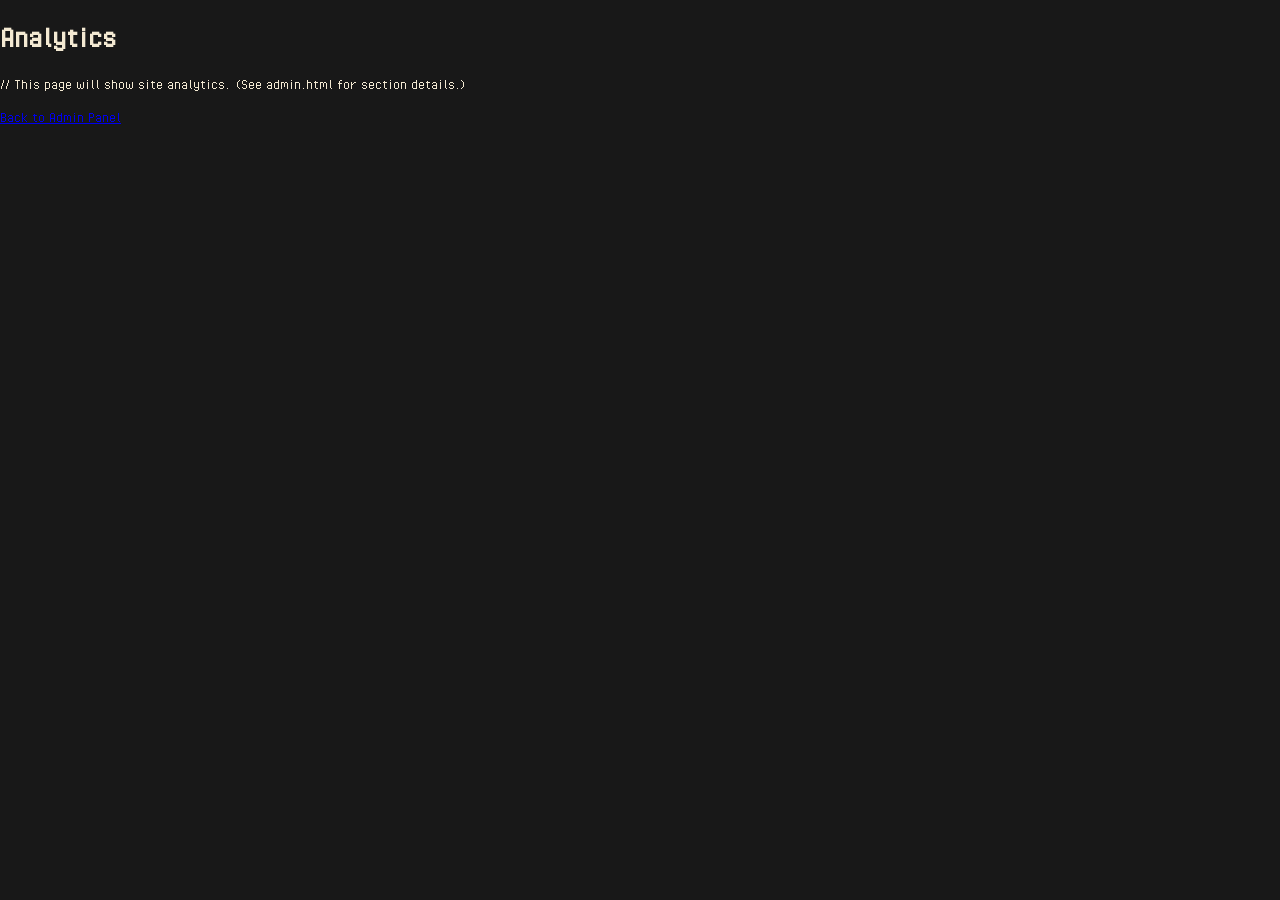
<file: admin center/analytics.html>
<!-- Admin Center: Analytics Page
     Placeholder for Analytics section. -->
<!DOCTYPE html>
<html lang="en">
<head>
    <meta charset="UTF-8">
    <title>Analytics | Lineage: Ancestral Legacies</title>
    <link rel="stylesheet" href="../style.css">
</head>
<body>
    <h1>Analytics</h1>
    <p>// This page will show site analytics. (See admin.html for section details.)</p>
    <a href="../admin.html">Back to Admin Panel</a>
</body>
</html>
</file>
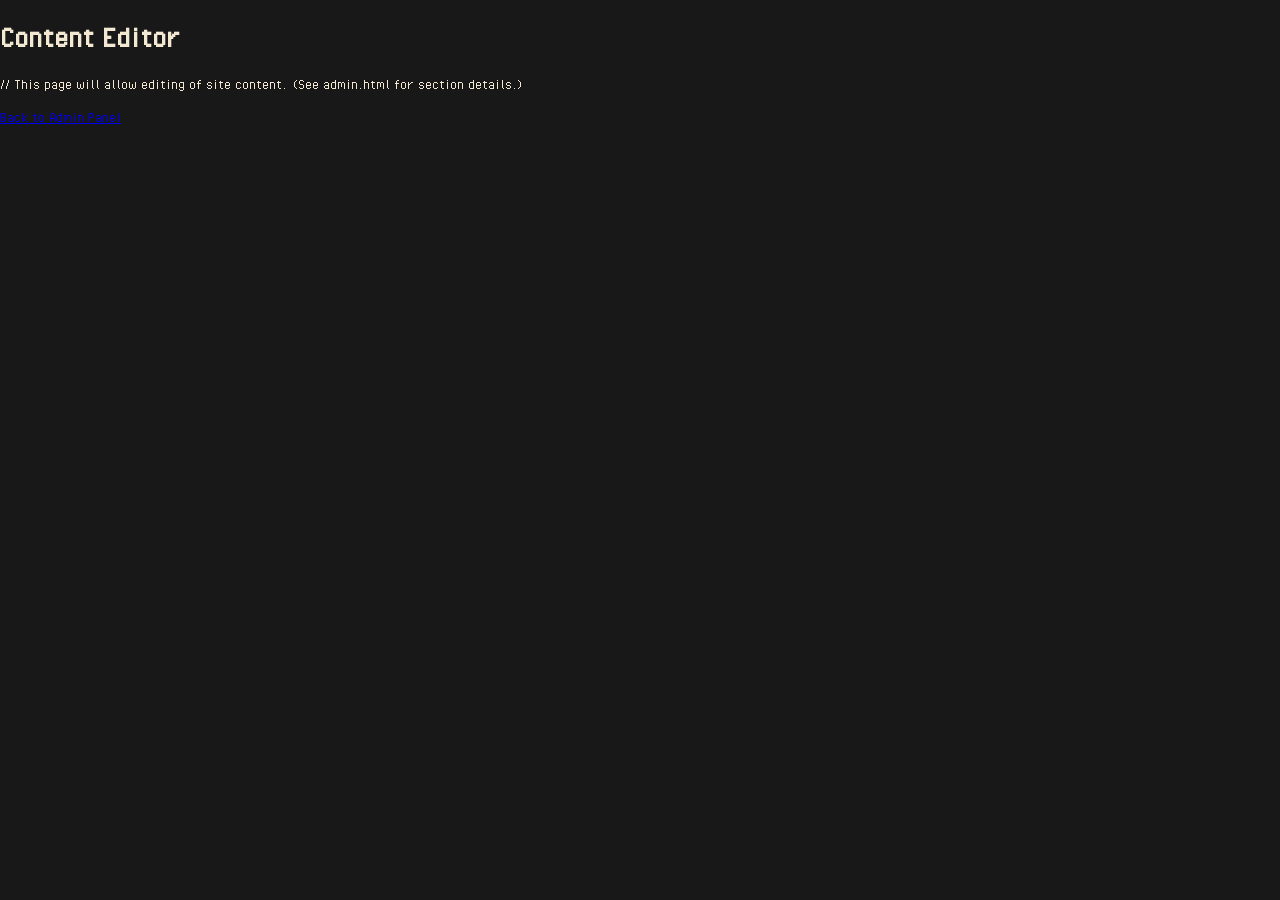
<file: admin center/content.html>
<!-- Admin Center: Content Editor Page
     Placeholder for Content Editor section. -->
<!DOCTYPE html>
<html lang="en">
<head>
    <meta charset="UTF-8">
    <title>Content Editor | Lineage: Ancestral Legacies</title>
    <link rel="stylesheet" href="../style.css">
</head>
<body>
    <h1>Content Editor</h1>
    <p>// This page will allow editing of site content. (See admin.html for section details.)</p>
    <a href="../admin.html">Back to Admin Panel</a>
</body>
</html>
</file>
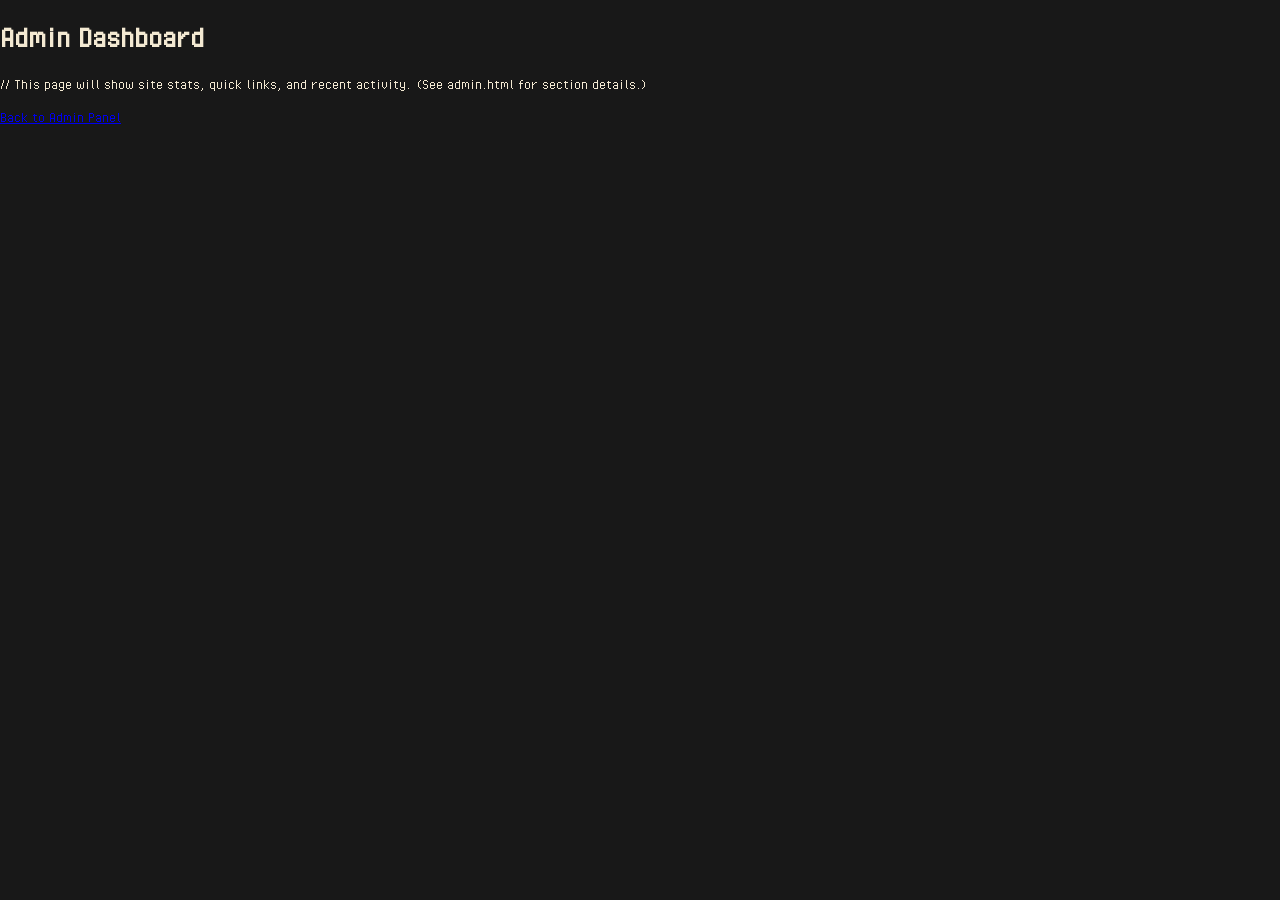
<file: admin center/dashboard.html>
<!-- Admin Center: Dashboard Page
     This is a placeholder for the Dashboard section. Add real content as needed. -->
<!DOCTYPE html>
<html lang="en">
<head>
    <meta charset="UTF-8">
    <title>Admin Dashboard | Lineage: Ancestral Legacies</title>
    <link rel="stylesheet" href="../style.css">
</head>
<body>
    <h1>Admin Dashboard</h1>
    <p>// This page will show site stats, quick links, and recent activity. (See admin.html for section details.)</p>
    <a href="../admin.html">Back to Admin Panel</a>
</body>
</html>
</file>
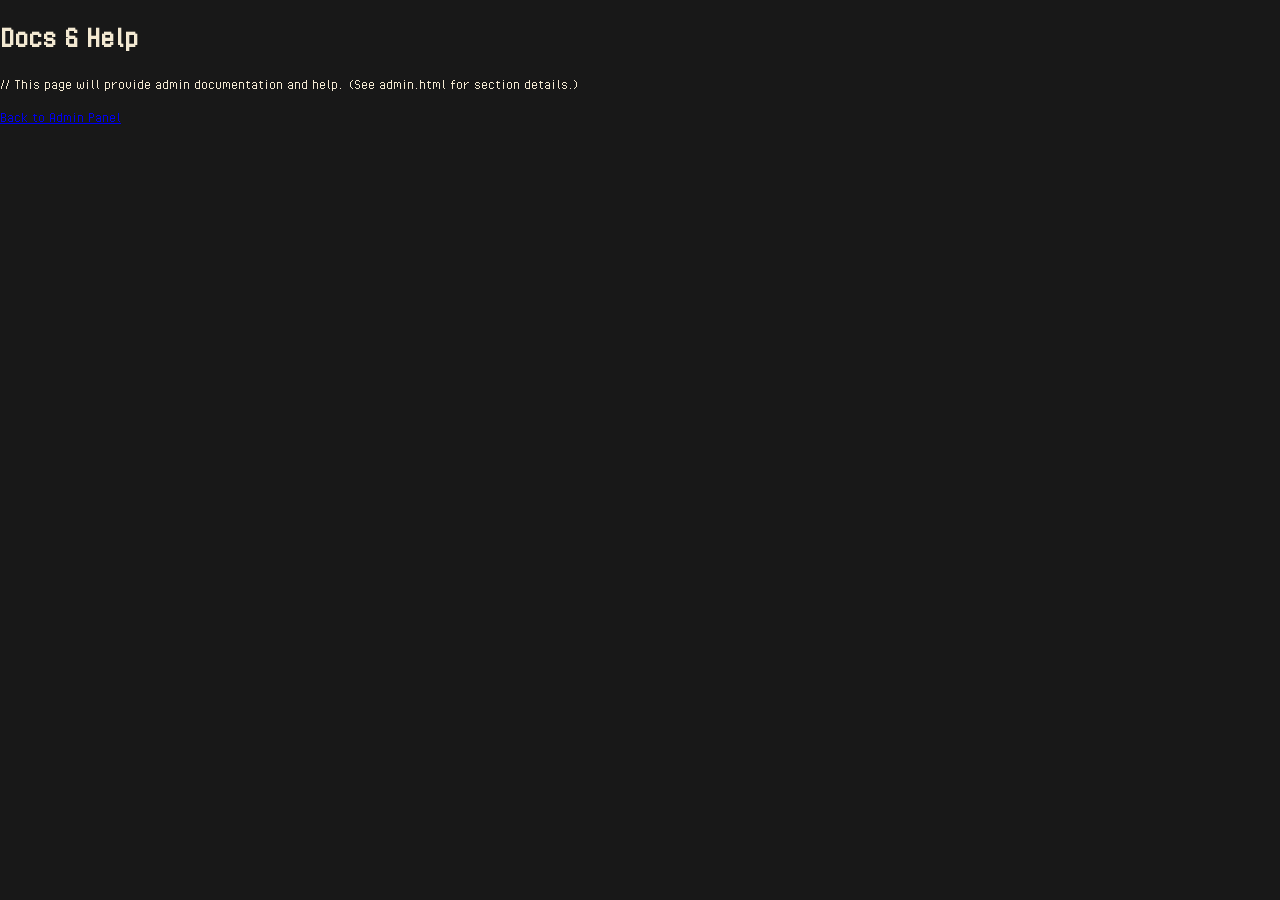
<file: admin center/docs.html>
<!-- Admin Center: Docs & Help Page
     Placeholder for Docs & Help section. -->
<!DOCTYPE html>
<html lang="en">
<head>
    <meta charset="UTF-8">
    <title>Docs & Help | Lineage: Ancestral Legacies</title>
    <link rel="stylesheet" href="../style.css">
</head>
<body>
    <h1>Docs & Help</h1>
    <p>// This page will provide admin documentation and help. (See admin.html for section details.)</p>
    <a href="../admin.html">Back to Admin Panel</a>
</body>
</html>
</file>
<file: style.css>
@font-face {
    font-family: 'PixelOperator';
    src: url('fonts/PixelOperator.ttf') format('truetype');
    font-weight: normal;
    font-style: normal;
}
@font-face {
    font-family: 'PixelOperator-Bold';
    src: url('fonts/PixelOperator-Bold.ttf') format('truetype');
    font-weight: bold;
    font-style: normal;
}
@font-face {
    font-family: 'PixelOperatorMono';
    src: url('fonts/PixelOperatorMono.ttf') format('truetype');
    font-weight: normal;
    font-style: normal;
}
@font-face {
    font-family: 'PixelOperatorMono-Bold';
    src: url('fonts/PixelOperatorMono-Bold.ttf') format('truetype');
    font-weight: bold;
    font-style: normal;
}

body {
    font-family: 'PixelOperator', 'Roboto', Arial, sans-serif;
    background: #181818;
    color: #f3e9d2;
    margin: 0;
    padding: 0;
}
header {
    background: #2d1e13;
    border-bottom: 4px solid #bfa76a;
    padding: 0.5rem 0;
}
header::before {
    content: '';
    position: absolute;
    top: 0; left: 0; right: 0; bottom: 0;
    background: rgba(45, 30, 19, 0.65); /* semi-transparent overlay for readability */
    pointer-events: none;
    z-index: 0;
}
header > .container {
    position: relative;
    z-index: 1;
}
header h1 {
    font-family: 'PixelOperator-Bold', Arial, sans-serif;
    font-size: 2.5rem;
    margin: 0;
    color: #ffe7a0;
    letter-spacing: 2px;
}
section h2 {
    font-family: 'PixelOperator-Bold', Arial, sans-serif;
    font-size: 1.7rem;
    color: #ffe7a0;
    margin-top: 0;
}
.pillar h3, nav, button, footer {
    font-family: 'PixelOperator', Arial, sans-serif;
    letter-spacing: 1px;
}
nav {
    margin-top: 0.5rem;
}
nav a {
    font-family: 'PixelOperator', Arial, sans-serif;
    color: #ffe7a0;
    text-decoration: none;
    margin: 0 1rem;
    font-weight: bold;
    transition: color 0.2s;
}
nav a:hover {
    color: #bfa76a;
}
nav a.active {
    color: #ffb300;
    border-bottom: 2px solid #ffb300;
    background: #23190c;
    border-radius: 6px 6px 0 0;
    /* Visually highlight the active nav link for clarity on all devices */
}
.container {
    max-width: 1100px; /* Was 900px, now wider for a more open layout */
    margin: 0 auto;
    padding-left: 5vw; /* 5% padding from the edge for desktop, matches header */
    padding-right: 5vw;
    padding-top: 1.5rem;
    padding-bottom: 1.5rem;
}
@media (max-width: 900px) {
    .container {
        padding-left: 2vw;
        padding-right: 2vw;
    }
}
#hero {
    background: linear-gradient(90deg, #3e2c1c 60%, #5e4b2c 100%);
    border-bottom: 2px solid #bfa76a;
    text-align: center;
    padding: 2.5rem 0 1.5rem 0;
}
#hero h2 {
  font-size: 2rem;
  color: #ffe7a0;
  margin-bottom: 1rem;
  text-shadow: 0 2px 1px #ffb300, 0 0px 25px #ffb300;
  border-radius: 12px;
  box-shadow: 0 4px 32px 0 #23190c, 0 0 16px 0 #ff000044;
  font-family: 'PixelOperator-Bold', Arial, sans-serif;
  animation: heroGlow 2.2s infinite alternate;
  transition: text-shadow 10s, box-shadow 1s;
  padding: 0.7em 1.2em;
  display: inline-block;
}
@keyframes heroGlow {
  0% {
    text-shadow: 0 2px 12px #23190c, 0 0 2px #ffb300, 0 0 8px #ffe7a0;
    box-shadow: 0 4px 32px 0 #23190c, 0 0 16px 0 #ffb30044;
  }
  100% {
    text-shadow: 0 2px 18px #23190c, 0 0 12px #ffb300, 0 0 18px #ffe7a0;
    box-shadow: 0 8px 48px 0 #23190c, 0 0 32px 0 #ffb30066;
  }
}
.elevator-pitch {
    font-size: 1.2rem;
    color: #f3e9d2;
    margin-bottom: 0;
}
.game-info, .features-list, .progression-list, .roadmap-list {
    list-style: none;
    padding: 0;
}
.game-info li, .features-list li, .progression-list li, .roadmap-list li {
    margin-bottom: 0.5rem;
    font-size: 1.1rem;
}
.pillars {
    display: flex;
    flex-wrap: wrap;
    gap: 1.5rem;
    margin-top: 1.5rem;
}
.pillar {
    background: #2d1e13;
    border: 2px solid #bfa76a;
    border-radius: 10px;
    flex: 1 1 180px;
    padding: 1rem;
    min-width: 180px;
    box-shadow: 0 2px 8px #0006;
}
.pillar h3 {
    color: #ffe7a0;
    margin-top: 0;
}
#language-demo {
    margin-top: 1.2rem;
    background: #2d1e13;
    border: 2px solid #bfa76a;
    border-radius: 10px;
    padding: 1rem;
    box-shadow: 0 2px 8px #0006;
}
#language-demo.hidden {
    display: none;
}
button {
    font-family: 'PixelOperator', Arial, sans-serif;
    background: #bfa76a;
    color: #2d1e13;
    border: none;
    border-radius: 6px;
    padding: 0.6rem 1.2rem;
    font-size: 1rem;
    font-weight: bold;
    cursor: pointer;
    margin-top: 0.7rem;
    transition: background 0.2s;
}
button:hover {
    background: #ffe7a0;
}
footer {
    font-family: 'PixelOperator', Arial, sans-serif;
    background: #2d1e13;
    color: #bfa76a;
    text-align: center;
    padding: 1rem 0;
    border-top: 2px solid #bfa76a;
    margin-top: 2rem;
}
code, pre {
    font-family: 'PixelOperatorMono', 'PixelOperatorMono-Bold', monospace;
    background: #222;
    color: #ffe7a0;
    padding: 2px 6px;
    border-radius: 4px;
}
.site-version {
    color: #bfa76a;
    font-size: 0.95em;
    margin-left: 1.2em;
    opacity: 0.85;
    letter-spacing: 1px;
}

/* Accent colors */
:root {
  --accent-gold: #ffe7a0;
  --accent-orange: #ffb300;
  --accent-teal: #4fd2c2;
  --accent-red: #ff7043;
  --accent-gradient: linear-gradient(90deg, #ffe7a0 0%, #ffb300 40%, #ff7043 100%);
  --accent-gradient-teal: linear-gradient(90deg, #4fd2c2 0%, #ffe7a0 100%);
}

header h1 {
  color: var(--accent-gold);
  background: var(--accent-gradient);
  background-clip: text;
  -webkit-background-clip: text;
  -webkit-text-fill-color: transparent;
  filter: drop-shadow(0 2px 8px #2d1e13);
  animation: glowGold 2.5s infinite alternate;
}
@keyframes glowGold {
  0% { filter: drop-shadow(0 2px 8px #2d1e13) drop-shadow(0 0 8px #ffe7a0); }
  100% { filter: drop-shadow(0 2px 16px #2d1e13) drop-shadow(0 0 24px #ffb300); }
}

section h2 {
  background: var(--accent-gradient);
  background-clip: text;
  -webkit-background-clip: text;
  -webkit-text-fill-color: transparent;
  text-shadow: 0 2px 8px #2d1e13;
  position: relative;
}
section h2::after {
  content: '';
  display: block;
  width: 60px;
  height: 4px;
  margin: 0.5em auto 0 auto;
  background: var(--accent-gradient);
  border-radius: 2px;
  animation: accentBar 2s infinite alternate;
}
@keyframes accentBar {
  0% { width: 60px; opacity: 0.7; }
  100% { width: 120px; opacity: 1; }
}

.pillar h3 {
  background: var(--accent-gradient-teal);
  background-clip: text;
  -webkit-background-clip: text;
  -webkit-text-fill-color: transparent;
  letter-spacing: 2px;
  filter: drop-shadow(0 0 8px #4fd2c2);
}

.features-list li strong,
.progression-list li strong,
.roadmap-list li strong {
  background: var(--accent-gradient);
  background-clip: text;
  -webkit-background-clip: text;
  -webkit-text-fill-color: transparent;
  font-weight: bold;
  letter-spacing: 1px;
}
.features-list li {
  color: var(--accent-gold);
  text-shadow: 0 1px 4px #2d1e13;
}
.pillar p {
  color: var(--accent-gold);
  text-shadow: 0 1px 4px #2d1e13;
}
#hero h2 {
  background: none;
  box-shadow: none;
  border-radius: 0;
  padding: 0;
  display: block;
}
#hero h2 {
  background: rgba(45, 30, 19, 0.82);
  border-radius: 12px;
  box-shadow: 0 4px 32px 0 #23190c, 0 0 16px 0 #ffb30044;
  font-family: 'PixelOperator-Bold', Arial, sans-serif;
  animation: heroGlow 2.2s infinite alternate;
  transition: text-shadow 0.3s, box-shadow 0.3s;
  padding: 0.7em 1.2em;
  display: inline-block;
}
@keyframes heroGlow {
  0% {
    text-shadow: 0 2px 12px #23190c, 0 0 2px #ffb300, 0 0 8px #ffe7a0;
    box-shadow: 0 4px 32px 0 #23190c, 0 0 16px 0 #ffb30044;
  }
  100% {
    text-shadow: 0 2px 18px #23190c, 0 0 12px #ffb300, 0 0 18px #ffe7a0;
    box-shadow: 0 8px 48px 0 #23190c, 0 0 32px 0 #ffb30066;
  }
}
.elevator-pitch {
  background: var(--accent-gradient-teal);
  background-clip: text;
  -webkit-background-clip: text;
  -webkit-text-fill-color: transparent;
  font-weight: bold;
  letter-spacing: 1px;
}
#language-demo h3 {
  color: var(--accent-red);
  text-shadow: 0 1px 8px #2d1e13;
}
#proto-words-list .tribal-word {
  background: var(--accent-gradient-teal);
  background-clip: text;
  -webkit-background-clip: text;
  -webkit-text-fill-color: transparent;
  font-weight: bold;
}
#proto-words-list li strong {
  background: var(--accent-gradient);
  background-clip: text;
  -webkit-background-clip: text;
  -webkit-text-fill-color: transparent;
}
button, .btn {
  background: var(--accent-gradient);
  color: #2d1e13;
  font-weight: bold;
  border: none;
  border-radius: 6px;
  box-shadow: 0 2px 8px #0006;
  background-size: 200% 100%;
  background-position: left;
  transition: background-position 0.4s, background 0.2s, color 0.2s, transform 0.15s;
}
button:hover, .btn:hover {
  background-position: right;
  background: var(--accent-gradient-teal);
  color: #222;
  transform: translateY(-2px) scale(1.04);
}
footer {
  color: var(--accent-orange);
  text-shadow: 0 1px 8px #2d1e13;
  letter-spacing: 2px;
}

/* Fade-in for sections */
section {
  opacity: 0;
  transform: translateY(40px);
  transition: opacity 0.8s cubic-bezier(.4,0,.2,1), transform 0.8s cubic-bezier(.4,0,.2,1);
}
section.visible {
  opacity: 1;
  transform: translateY(0);
}

/* Hero text pop-in */
#hero h2, #hero .elevator-pitch {
  opacity: 0;
  transform: scale(0.95);
  animation: heroPop 1.2s cubic-bezier(.4,0,.2,1) forwards;
}
#hero h2 { animation-delay: 0.1s; }
#hero .elevator-pitch { animation-delay: 0.5s; }

@keyframes heroPop {
  to { opacity: 1; transform: scale(1);}
}

/* Navigation underline animation */
nav a {
  position: relative;
  transition: color 0.2s;
}
nav a::after {
  content: '';
  position: absolute;
  left: 0; right: 0; bottom: -2px;
  height: 2px;
  background: #bfa76a;
  transform: scaleX(0);
  transition: transform 0.3s cubic-bezier(.4,0,.2,1);
  transform-origin: left;
}
nav a:hover::after, nav a:focus::after {
  transform: scaleX(1);
}

/* Button hover effect */
button, .btn {
  transition: background 0.2s, color 0.2s, transform 0.15s;
  cursor: pointer;
}
button:hover, .btn:hover {
  background: #bfa76a;
  color: #222;
  transform: translateY(-2px) scale(1.04);
}

/* Pillar card hover */
.pillars .pillar {
  transition: transform 0.2s, box-shadow 0.2s;
}
.pillars .pillar:hover {
  transform: translateY(-6px) scale(1.03);
  box-shadow: 0 8px 24px rgba(0,0,0,0.18);
}

/* Back to top button */
#back-to-top {
  position: fixed;
  right: 2rem;
  bottom: 2rem;
  width: 48px;
  height: 48px;
  background: #222;
  border: 2px solid #ffb300;
  border-radius: 50%;
  display: flex;
  align-items: center;
  justify-content: center;
  z-index: 1000;
  cursor: pointer;
  box-shadow: 0 2px 8px rgba(0,0,0,0.2);
  transition: background 0.2s, border 0.2s;
}
#back-to-top:hover {
    background: #ffb300;
    border-color: #ffe7a0;
}
.back-to-top-arrow {
  display: flex;
  align-items: center;
  justify-content: center;
  width: 100%;
  height: 100%;
  line-height: 1;
  font-size: 2rem;
  /* Hide text arrow, show SVG below */
  color: transparent;
  position: relative;
}
.back-to-top-arrow svg {
  width: 32px;
  height: 32px;
  display: block;
  filter: drop-shadow(0 2px 8px #23190c);
  image-rendering: pixelated;
}

/* Header Flex Layout for Login/Account and Hamburger */
.header-flex {
    display: flex;
    align-items: center;
    justify-content: flex-start;
    gap: 6vw; /* Increased gap for more space between title and nav (was 1rem) */
    position: relative;
}

#main-nav {
    display: grid;
    grid-template-columns: repeat(4, auto); /* 4 buttons per row */
    gap: 0.5rem 1.5rem; /* column gap, row gap */
    row-gap: 0.25rem; /* reduce vertical gap by about 10px (was 0.75rem) */
    justify-content: center;
    align-items: center;
    padding-top: 0.5rem;
    padding-bottom: 0.5rem;
}

#main-nav a {
    /* Add extra vertical padding for better touch targets and spacing */
    padding: 0.4em 1em;
    margin: 0.2em 0.5em;
    display: inline-block;
}

/* Nav button entrance animation (staggered) */
#main-nav .nav-entrance {
  opacity: 0;
  transform: translateY(-18px) scale(0.98);
  transition: opacity 0.6s cubic-bezier(.4,0,.2,1), transform 0.6s cubic-bezier(.4,0,.2,1);
}
#main-nav .nav-entrance.nav-entrance-in {
  opacity: 1;
  transform: translateY(0) scale(1);
}

@media (max-width: 900px) {
    .header-flex {
        flex-wrap: wrap;
        flex-direction: row;
    }
    #main-nav {
        grid-template-columns: repeat(2, auto); /* 2 per row on smaller screens */
        row-gap: 0.2rem;
        margin-top: 0.5rem;
    }
    #main-nav a {
        padding: 0.5em 1em;
        margin: 0.2em 0.2em;
    }
    #login-area {
        margin-left: 0.7em; /* Less space on mobile, but still some separation */
        margin-top: 0.5rem;
        width: 100%;
        justify-content: flex-end;
        align-items: flex-end;
    }
}

/* Center the arrow in the back-to-top button */
#back-to-top {
    position: fixed;
    bottom: 2rem;
    right: 2rem;
    width: 48px;
    height: 48px;
    background: #222;
    border: 2px solid #ffb300;
    border-radius: 50%;
    display: flex;
    align-items: center;
    justify-content: center;
    z-index: 1000;
    cursor: pointer;
    box-shadow: 0 2px 8px rgba(0,0,0,0.2);
    transition: background 0.2s, border 0.2s;
}
#back-to-top:hover {
    background: #ffb300;
    border-color: #ffe7a0;
}
.back-to-top-arrow {
  display: flex;
  align-items: center;
  justify-content: center;
  width: 100%;
  height: 100%;
  line-height: 1;
  font-size: 2rem;
  /* Hide text arrow, show SVG below */
  color: transparent;
  position: relative;
}
.back-to-top-arrow svg {
  width: 32px;
  height: 32px;
  display: block;
  filter: drop-shadow(0 2px 8px #23190c);
  image-rendering: pixelated;
}

/* Social buttons in footer */
.social-row {
    display: flex;
    gap: 1.2rem;
    align-items: center;
    justify-content: center;
    margin-bottom: 0.5rem;
}
.social-btn {
    display: flex;
    align-items: center;
    justify-content: center;
    width: 36px;
    height: 36px;
    background: none;
    border: none;
    border-radius: 50%;
    transition: background 0.2s;
    padding: 0;
    cursor: pointer;
}
.social-btn:hover {
    background: #ffb30022;
}
.social-icon {
    width: 22px;
    height: 22px;
    display: block;
}

@media (max-width: 600px) {
    .social-row {
        gap: 0.7rem;
    }
    .social-btn {
        width: 30px;
        height: 30px;
    }
    .social-icon {
        width: 18px;
        height: 18px;
    }
}

/* CONTACT PAGE LAYOUT FIXES */
.contact-form {
    display: flex;
    flex-direction: column;
    align-items: flex-start;
    max-width: 420px;
    margin: 2rem auto 0 auto;
    padding: 2rem 2.5rem 2rem 2.5rem;
    background: #181818;
    border-radius: 10px;
    box-shadow: 0 2px 12px rgba(0,0,0,0.12);
    gap: 1.1rem;
}
.contact-form label {
    font-family: 'PixelOperator', Arial, sans-serif;
    font-size: 1.1rem;
    margin-bottom: 0.2rem;
    color: #ffe7a0;
}
.contact-form input,
.contact-form textarea {
    width: 100%;
    font-family: 'PixelOperator', Arial, sans-serif;
    font-size: 1rem;
    padding: 0.5rem;
    border-radius: 5px;
    border: 1px solid #bfa76a;
    background: #23190c;
    color: #ffe7a0;
    margin-bottom: 0.5rem;
    box-sizing: border-box;
}
.contact-form textarea {
    min-height: 100px;
    resize: vertical;
}
.contact-form button {
    align-self: flex-end;
    min-width: 90px;
    padding: 0.6em 1.2em;
    font-size: 1.1rem;
    border-radius: 8px;
    background: linear-gradient(90deg, #ffe7a0 0%, #ffb300 60%, #ff7043 100%);
    color: #23190c;
    border: none;
    font-family: 'PixelOperator', Arial, sans-serif;
    font-weight: bold;
    cursor: pointer;
    box-shadow: 0 2px 8px rgba(0,0,0,0.10);
    transition: background 0.2s, color 0.2s;
}
.contact-form button:hover {
    background: #ffb300;
    color: #fff;
}
@media (max-width: 700px) {
    .contact-form {
        max-width: 98vw;
        padding: 1.2rem 0.7rem;
    }
}
@media (max-width: 500px) {
    .contact-form {
        padding: 0.7rem 0.2rem;
    }
}

/* Hamburger menu button styles */
.nav-toggle {
    display: none;
    flex-direction: column;
    justify-content: center;
    align-items: center;
    width: 44px;
    height: 44px;
    background: none;
    border: none;
    cursor: pointer;
    z-index: 1001;
    margin-right: 1rem;
}
.nav-toggle-bar {
    width: 28px;
    height: 4px;
    background: #ffe7a0;
    margin: 3px 0;
    border-radius: 2px;
    transition: 0.3s;
}

/* Hamburger animation when open */
.nav-toggle.open .nav-toggle-bar:nth-child(1) {
    transform: translateY(7px) rotate(45deg);
}
.nav-toggle.open .nav-toggle-bar:nth-child(2) {
    opacity: 0;
}
.nav-toggle.open .nav-toggle-bar:nth-child(3) {
    transform: translateY(-7px) rotate(-45deg);
}

/* Mobile nav menu styles */
@media (max-width: 900px) {
    .nav-toggle {
        display: flex;
    }
    #main-nav {
        position: fixed;
        top: 0;
        left: -260px;
        width: 220px;
        height: 100vh;
        background: #2d1e13ee;
        box-shadow: 2px 0 16px #0008;
        flex-direction: column;
        align-items: flex-start;
        justify-content: flex-start;
        padding: 2.5rem 1.2rem 1.2rem 1.2rem;
        gap: 1.2rem;
        z-index: 1000;
        transition: left 0.35s cubic-bezier(.4,0,.2,1);
        grid-template-columns: 1fr;
        row-gap: 1.2rem;
    }
    #main-nav.open {
        left: 0;
    }
    #main-nav a {
        margin: 0.4em 0;
        font-size: 1.2rem;
        width: 100%;
        display: block;
    }
    .header-flex {
        flex-wrap: nowrap;
    }
}

/* Hide nav menu when not open on mobile */
@media (max-width: 900px) {
    #main-nav {
        pointer-events: none;
    }
    #main-nav.open {
        pointer-events: auto;
    }
}

/* Enhanced Account nav-link (username) styling for home screen - refined for text-fit */
.account-nav-link {
  color: #ffe7a0;
  font-weight: bold;
  background: linear-gradient(90deg, rgba(255,231,160,0.12) 0%, rgba(255,179,0,0.10) 100%);
  border-radius: 999px; /* Fully rounded, always fits text */
  padding: 0.18em 0.85em; /* Tighter vertical, moderate horizontal for text-fit */
  margin-left: 0.5em;
  letter-spacing: 0.03em;
  box-shadow: 0 1px 8px 0 rgba(255,179,0,0.08);
  border: 1.5px solid rgba(255,231,160,0.18);
  transition: color 0.2s, text-shadow 0.2s, background 0.25s, border 0.25s, box-shadow 0.25s;
  text-shadow: 0 1px 2px #23190c44;
  cursor: pointer;
  position: relative;
  z-index: 1;
  display: inline-block;
  line-height: 1.1;
  min-width: 0;
  min-height: 0;
  text-decoration: none; /* Remove underline */
}
.account-nav-link:hover, .account-nav-link:focus {
  color: #ffb300;
  background: linear-gradient(90deg, rgba(255,179,0,0.18) 0%, rgba(255,231,160,0.22) 100%);
  text-shadow: 0 0 8px #ffb300, 0 0 2px #ffe7a0;
  border: 1.5px solid #ffb300;
  box-shadow: 0 2px 16px 0 #ffb30044;
  outline: none;
}
.account-nav-link::before {
  content: '';
  display: block;
  position: absolute;
  left: 0; top: 0; right: 0; bottom: 0;
  border-radius: 999px;
  background: linear-gradient(90deg, rgba(255,231,160,0.08) 0%, rgba(255,179,0,0.08) 100%);
  z-index: -1;
  transition: opacity 0.25s;
  opacity: 1;
}
.account-nav-link:hover::before, .account-nav-link:focus::before {
  opacity: 0.7;
}
.site-title-advanced {
  display: flex;
  flex-direction: column;
  align-items: flex-start;
  font-family: 'PixelOperator-Bold', 'PixelOperator', Arial, sans-serif;
  margin: 0;
  line-height: 1.1;
  letter-spacing: 0.04em;
}
.site-title-main {
  font-size: 2.6rem;
  color: #ffe7a0;
  text-shadow: 0 2px 12px #23190c, 0 0 2px #ffb300;
  font-weight: 900;
  letter-spacing: 0.08em;
  text-transform: uppercase;
  margin-bottom: 0.08em;
  background: linear-gradient(90deg, #ffe7a0 60%, #ffb300 100%);
  -webkit-background-clip: text;
  -webkit-text-fill-color: transparent;
  background-clip: text;
  transition: text-shadow 0.3s, color 0.3s, transform 0.25s;
  cursor: pointer;
}
.site-title-main:hover, .site-title-main:focus {
  /* Gold glow, slight scale, and shimmer for visual impact */
  color: #fffbe7;
  text-shadow: 0 0 24px #ffe7a0, 0 0 8px #ffb300, 0 2px 16px #2d1e13;
  transform: scale(1.06) rotate(-1deg);
  background: linear-gradient(90deg, #ffe7a0 60%, #ffb300 100%, #ff7043 120%);
  -webkit-background-clip: text;
  -webkit-text-fill-color: transparent;
  background-clip: text;
  animation: shimmerGold 1.2s linear infinite;
}
@keyframes shimmerGold {
  0% { background-position: 0% 50%; }
  100% { background-position: 100% 50%; }
}

.site-title-sub {
  font-size: 1.1rem;
  color: #ffb300;
  font-family: 'PixelOperatorMono', 'PixelOperator', Arial, sans-serif;
  font-weight: 600;
  letter-spacing: 0.18em;
  margin-left: 0.12em;
  text-shadow: 0 1px 6px #23190c99;
  text-transform: uppercase;
  background: linear-gradient(90deg, #ffb300 60%, #ffe7a0 100%);
  -webkit-background-clip: text;
  -webkit-text-fill-color: transparent;
  background-clip: text;
  transition: text-shadow 0.3s, color 0.3s, letter-spacing 0.2s, transform 0.25s;
  cursor: pointer;
}
.site-title-sub:hover, .site-title-sub:focus {
  /* Teal/orange glow, letter spacing, and gentle bounce (less bouncy) */
  color: #ffe7a0;
  text-shadow: 0 0 16px #4fd2c2, 0 0 8px #ffb300, 0 1px 12px #23190c99;
  letter-spacing: 0.22em;
  transform: scale(1.05) rotate(1deg);
  background: linear-gradient(90deg, #4fd2c2 0%, #ffb300 60%, #ffe7a0 100%);
  -webkit-background-clip: text;
  -webkit-text-fill-color: transparent;
  background-clip: text;
  animation: bounceSub 0.7s cubic-bezier(.4,0,.2,1);
}
@keyframes bounceSub {
  0% { transform: scale(1.05) rotate(1deg) translateY(0); }
  30% { transform: scale(1.08) rotate(1deg) translateY(-2px); }
  60% { transform: scale(1.03) rotate(1deg) translateY(1px); }
  100% { transform: scale(1.05) rotate(1deg) translateY(0); }
}

/* Welcome label and account button right-aligned in header */
#login-area {
  margin-left: 2.2em;
  display: flex;
  flex-direction: column;
  align-items: flex-end; /* Right-aligns both welcome and button */
  justify-content: center;
}
.account-welcome-label {
  text-align: right !important;
  width: 100%;
}
@media (max-width: 900px) {
  #login-area {
    margin-left: 0.7em;
    margin-top: 0.5rem;
    width: 100%;
    justify-content: flex-end;
    align-items: flex-end;
  }
  .account-welcome-label {
    text-align: right !important;
    width: 100%;
  }
}

/* Header entrance animation for site title, nav, and account area */
.header-animate {
  opacity: 0;
  transform: translateY(-32px) scale(0.98);
  pointer-events: none;
}
.header-animate.header-animate-in {
  opacity: 1;
  transform: translateY(0) scale(1);
  pointer-events: auto;
  transition: opacity 0.7s cubic-bezier(.4,0,.2,1), transform 0.7s cubic-bezier(.4,0,.2,1);
}

/* Staggered animation for header children */
.header-animate-stagger {
  opacity: 0;
  transform: translateY(-18px) scale(0.98);
}
.header-animate-in .header-animate-stagger {
  opacity: 1;
  transform: translateY(0) scale(1);
  transition: opacity 0.6s cubic-bezier(.4,0,.2,1), transform 0.6s cubic-bezier(.4,0,.2,1);
}
.header-animate-in .header-animate-stagger:nth-child(1) { transition-delay: 0.08s; }
.header-animate-in .header-animate-stagger:nth-child(2) { transition-delay: 0.22s; }
.header-animate-in .header-animate-stagger:nth-child(3) { transition-delay: 0.36s; }

/* Header container wider, more margin from screen edge */
header > .container {
  max-width: 1200px;
  margin: 0 auto;
  padding-left: 5vw;
  padding-right: 5vw;
}
@media (max-width: 900px) {
  header > .container {
    padding-left: 2vw;
    padding-right: 2vw;
  }
}

/* Hero animated text: single line, no box shadow, glowing text only */
#hero-animated-title {
  background: none;
  box-shadow: none;
  border-radius: 0;
  padding: 0;
  display: flex;
  gap: 0.7em;
  justify-content: center;
  align-items: center;
}
.hero-anim-text {
  opacity: 1; /* Always visible, no animation */
  font-size: 2.4rem; /* Larger for emphasis */
  font-family: 'PixelOperator-Bold', Arial, sans-serif; /* Pixel font for retro feel */
  color: #ffe7a0; /* Warm gold for readability */
  padding: 0 0.1em;
  margin: 0 0.1em;
  letter-spacing: 0.04em;
  background: none;
  border: none;
  box-shadow: none;
  text-shadow: none;
  transition: none;
  display: inline-block;
  vertical-align: middle;
  /* Educational: Now relies on <strong> for visual emphasis, teaching about semantic HTML and CSS inheritance. */
}
.hero-anim-text.visible {
  opacity: 1;
}

/* Login Button Styling */
#login-btn.nav-link.account-nav-link {
    background: none;
    border: 2px solid var(--accent-gold);
    color: var(--accent-gold);
    border-radius: 4px;
    padding: 0.18em 0.85em;
    font-size: 1em;
    font-weight: bold;
    cursor: pointer;
    transition: background 0.2s, color 0.2s, border-color 0.2s;
    margin: 0.2em 0.5em;
    outline: none;
}
#login-btn.nav-link.account-nav-link:hover, #login-btn.nav-link.account-nav-link:focus {
    background: var(--accent-gold);
    color: #2d1e13;
    border-color: var(--accent-orange);
}
</file>
